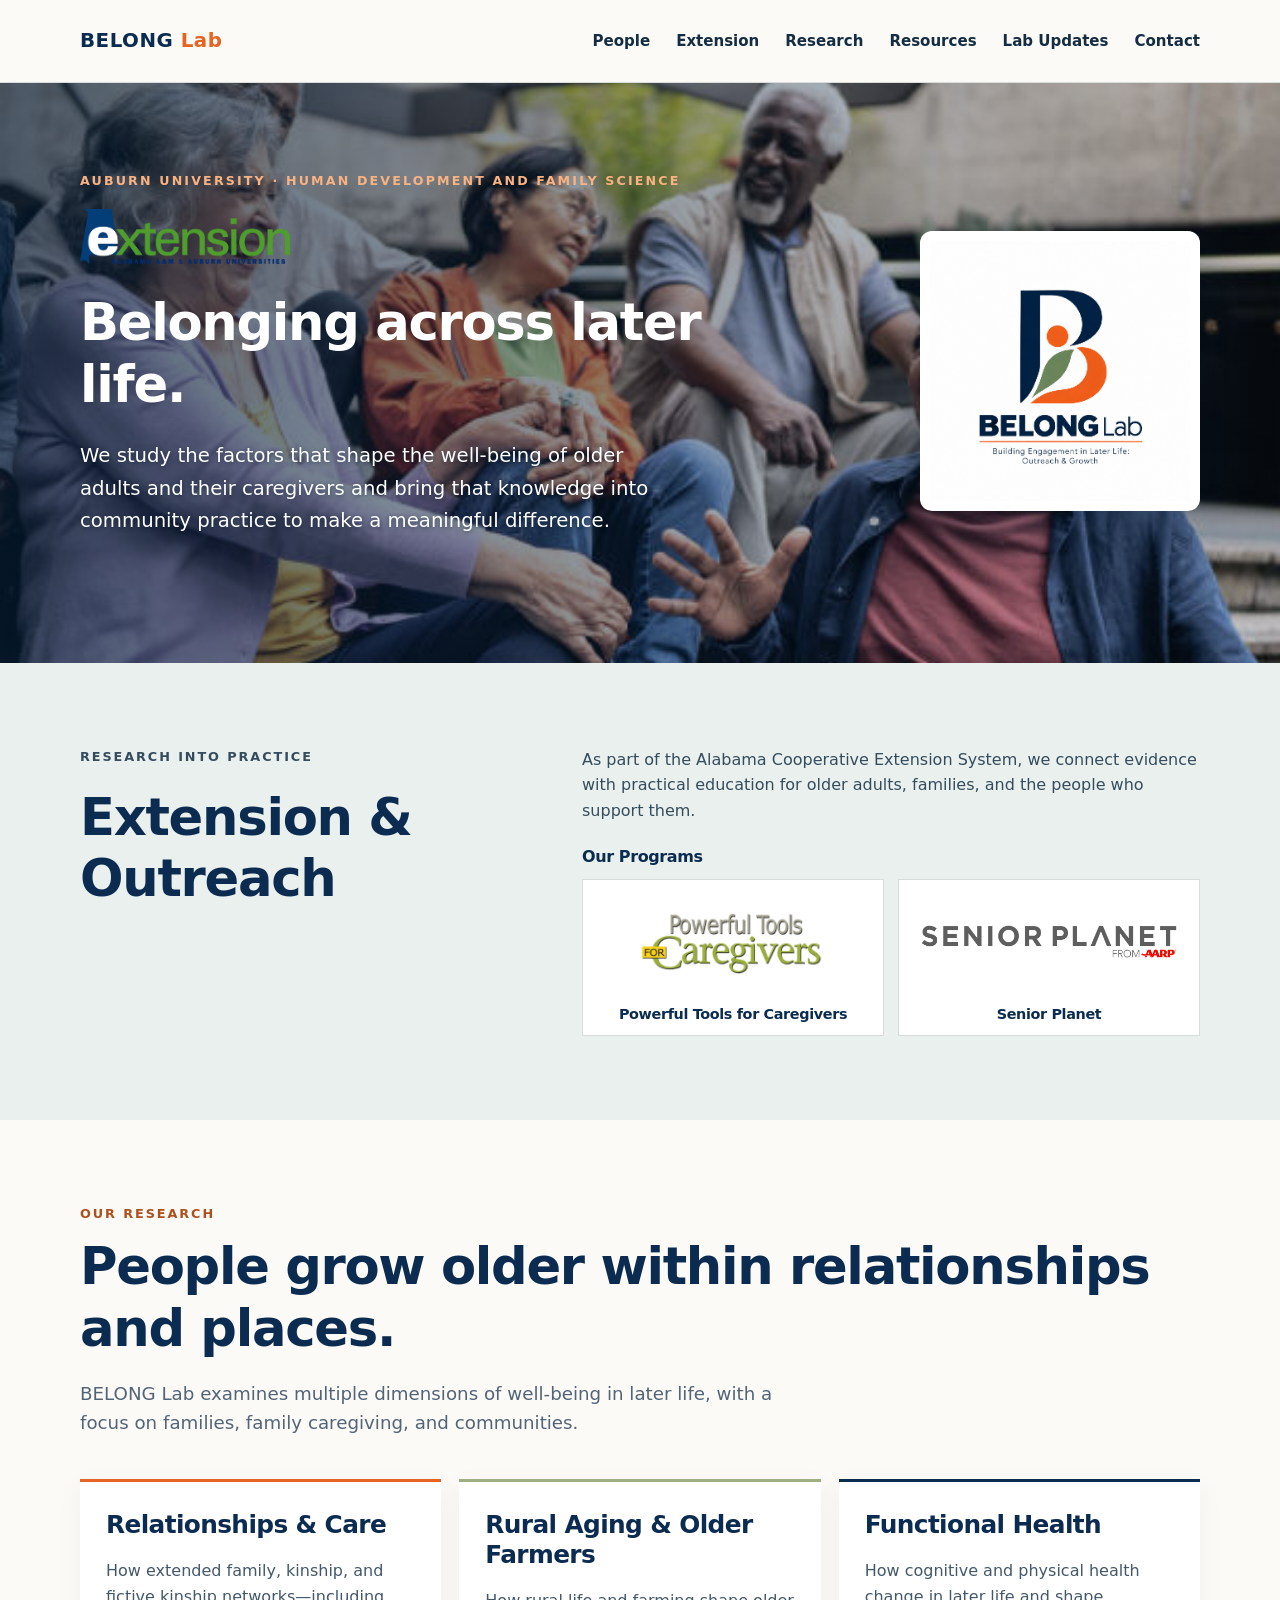
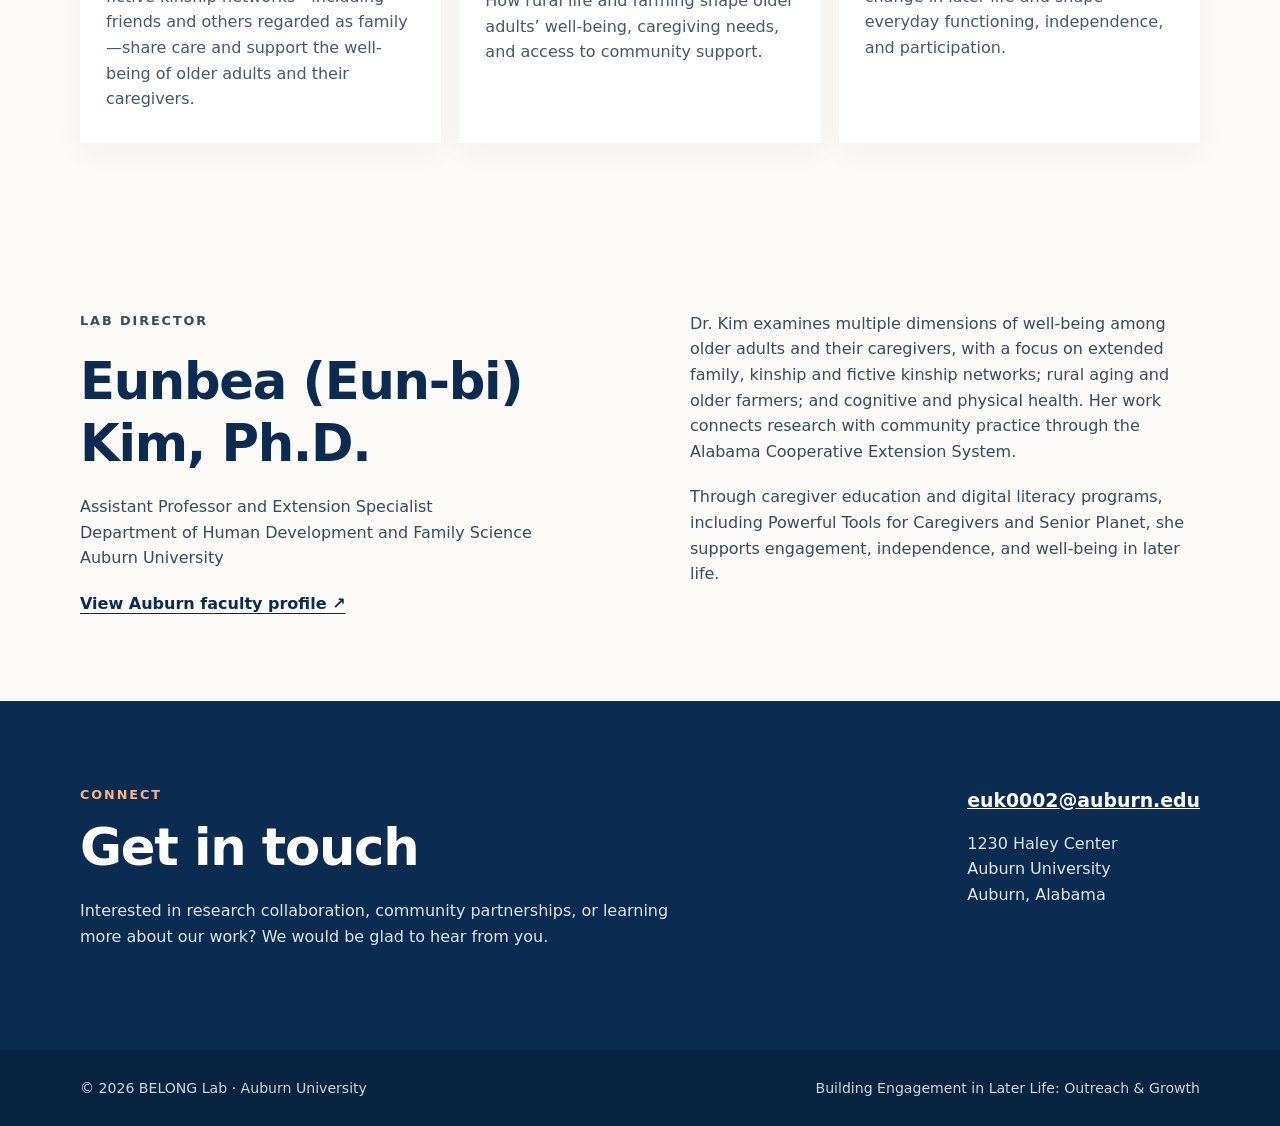
<file: index.html>
<!doctype html>
<html lang="en">
<head>
  <meta charset="utf-8">
  <meta name="viewport" content="width=device-width, initial-scale=1">
  <title>BELONG Lab | Eunbea Kim</title>
  <meta name="description" content="BELONG Lab studies engagement, relationships, cognitive health, and well-being in later life, connecting research with community outreach.">
  <link rel="icon" type="image/svg+xml" href="data:image/svg+xml,%3Csvg xmlns='http://www.w3.org/2000/svg' viewBox='0 0 64 64'%3E%3Crect width='64' height='64' rx='18' fill='%230b2c50'/%3E%3Cpath d='M19 14v34c0 7 30 7 30-8 0-15-19-17-30-7' fill='none' stroke='%23ee6b24' stroke-width='7' stroke-linecap='round'/%3E%3Ccircle cx='48' cy='19' r='5' fill='%23a0ae83'/%3E%3C/svg%3E">
  <style>
    :root{--navy:#0b2c50;--ink:#142d43;--orange:#e66322;--cream:#fbfaf6;--sage:#a0ae83;--line:#d9ddd9;--muted:#536477}*{box-sizing:border-box}html{scroll-behavior:smooth}body{margin:0;background:var(--cream);color:var(--ink);font:16px/1.65 system-ui,-apple-system,BlinkMacSystemFont,"Segoe UI",sans-serif}a{color:inherit}a:focus-visible{outline:3px solid var(--orange);outline-offset:4px}.wrap{width:min(1120px,calc(100% - 48px));margin:auto}.top{border-bottom:1px solid var(--line);background:var(--cream)}.top .wrap{display:flex;align-items:center;justify-content:space-between;gap:24px;min-height:82px}.brand{text-decoration:none;font-size:1.24rem;font-weight:800;letter-spacing:.025em;color:var(--navy)}.brand span{color:var(--orange)}nav{display:flex;gap:26px;flex-wrap:wrap}nav a{text-decoration:none;font-size:.94rem;font-weight:650}nav a:hover,.text-link:hover{text-decoration:underline;text-decoration-color:var(--orange);text-underline-offset:5px}.hero{background:linear-gradient(90deg,rgba(5,29,53,.68),rgba(5,29,53,.18)),url("assets/community-background.jpg") center calc(42% + 66px)/cover no-repeat;color:#fff;position:relative;overflow:hidden}.hero .wrap{display:grid;grid-template-columns:1.18fr .82fr;gap:55px;align-items:center;padding:88px 0 92px;position:relative;z-index:1}.extension-identity{margin:0 0 28px;display:flex;flex-direction:column;align-items:flex-start;gap:7px}.extension-identity img{width:210px;max-width:100%;height:auto;background:transparent;border-radius:0}.extension-identity span{font-size:.85rem;color:#fff;letter-spacing:.02em}.extension-affiliation{display:inline-block;margin-top:12px;color:#fff;font-size:.85rem;letter-spacing:.055em;line-height:1.6;text-transform:none}.eyebrow{font-size:.79rem;font-weight:800;letter-spacing:.17em;text-transform:uppercase;color:#f9b282;margin:0 0 18px}h1{font-family:Georgia,"Times New Roman",serif;font-size:clamp(2.1rem,4vw,3.4rem);line-height:1.04;letter-spacing:-.045em;margin:0 0 25px;font-weight:500}.hero p.lead{max-width:610px;font-size:1.23rem;line-height:1.65;color:#fff;text-shadow:0 1px 4px #00152880;margin:0 0 33px}.hero .tag{display:inline-block;border-top:1px solid #ffffff59;padding-top:16px;color:#f2d6bf;font-size:.92rem;letter-spacing:.03em}.mark-frame{aspect-ratio:1;border-radius:12px;background:#fff;display:grid;place-items:center;box-shadow:0 24px 70px #00152866;width:min(280px,100%);max-width:280px;justify-self:end;overflow:hidden}.mark-frame img{display:block;width:93%;height:93%;object-fit:contain}.section{padding:84px 0}.section h2{font:normal clamp(2.25rem,4vw,3.25rem)/1.14 Georgia,"Times New Roman",serif;letter-spacing:-.035em;color:var(--navy);margin:0 0 20px}.intro{font-size:1.14rem;max-width:740px;color:var(--muted);margin:0 0 42px}.kicker{font-size:.8rem;font-weight:800;letter-spacing:.15em;text-transform:uppercase;color:#ae501e;margin:0 0 12px}.grid{display:grid;grid-template-columns:repeat(3,1fr);gap:18px}.card{text-decoration:none;display:block;border-top:3px solid var(--orange);background:white;padding:28px 26px 31px;min-height:245px;box-shadow:0 8px 28px #0b2c500b}.card:hover{box-shadow:0 8px 28px #0b2c5020}.card:nth-child(2){border-color:var(--sage)}.card:nth-child(3){border-color:var(--navy)}.card h3{font:normal 1.55rem/1.2 Georgia,serif;margin:0 0 18px;color:var(--navy)}.card p{margin:0;color:#44586b}.split{background:#eaf0ed}.split .wrap{display:grid;grid-template-columns:.8fr 1.2fr;gap:90px;align-items:start}.programs-label{font-size:1rem;font-weight:750;color:var(--navy);margin:24px 0 12px}.programs{display:grid;grid-template-columns:1fr 1fr;gap:14px;margin-top:0}.program{text-decoration:none;overflow:hidden;background:#fff;padding:12px;display:flex;flex-direction:column;justify-content:center;align-items:center;min-width:0;border:1px solid var(--line)}.program:hover{border-color:var(--orange)}.program img{width:100%;max-width:250px;height:90px;object-fit:contain;transform:scale(1.1)}.program img[src="assets/powerful-tools-caregivers.png"]{transform:scale(1.331)}.program h3{font-size:.9rem;color:var(--navy);margin:10px 0 0;text-align:center}.split p{margin:0 0 20px;color:#344c5d}.split ul{padding-left:21px;margin:0;color:#344c5d}.split li{margin:0 0 11px}.about .wrap{display:grid;grid-template-columns:1fr 1fr;gap:100px;align-items:start}.about p{margin:0 0 20px;color:#344c5d}.button{display:inline-block;background:var(--orange);color:white;text-decoration:none;font-weight:750;border-radius:4px;padding:12px 18px;margin-top:12px}.button:hover{background:#bf4f1a}.text-link{font-weight:700;color:var(--navy);text-underline-offset:4px}.contact{background:var(--navy);color:white}.contact .wrap{display:flex;justify-content:space-between;gap:50px;align-items:start}.contact h2{color:white}.contact p{max-width:600px;color:#dce7ec}.contact a{color:white}.contact .mail{font-size:1.18rem;font-weight:750}.footer{background:#092440;color:#cbd8e0;padding:27px 0;font-size:.88rem}.footer .wrap{display:flex;justify-content:space-between;gap:20px}.footer a{color:#cbd8e0}@media(max-width:800px){.hero .wrap{grid-template-columns:1fr;padding:62px 0}.mark-frame{width:min(240px,100%);justify-self:center;grid-row:1}.grid{grid-template-columns:1fr}.card{min-height:0}.split .wrap,.about .wrap{grid-template-columns:1fr;gap:22px}.contact .wrap{display:block}.section{padding:64px 0}}@media(max-width:540px){.programs{grid-template-columns:1fr;margin-top:0}.program img{height:85px}.wrap{width:min(100% - 32px,1120px)}.top .wrap{align-items:flex-start;flex-direction:column;padding:16px 0;gap:10px;min-height:0}nav{gap:16px;font-size:.9rem}.hero .wrap{gap:28px}.mark-frame{width:min(190px,70%)}.hero p.lead{font-size:1.08rem}.footer .wrap{display:block}}
  .mobile-affiliation{display:none}@media(max-width:800px){.hero .mobile-affiliation{display:block;grid-row:1;text-align:center;margin:0;line-height:1.6}.hero .mark-frame{grid-row:2}.hero .wrap>div:not(.mark-frame){grid-row:3}.hero .wrap>div:not(.mark-frame)>.eyebrow{display:none}}
.mobile-community-photo{display:none}.program img,.program img[src="assets/powerful-tools-caregivers.png"]{transform:none;height:100px;max-width:270px}.program h3{margin-top:14px}@media(max-width:800px){.hero{background:var(--navy)}.mobile-community-photo{display:block;width:100%;height:auto;object-fit:contain}.hero .wrap{padding:32px 0 40px}.hero .mark-frame{box-shadow:none}}@media(max-width:540px){.program img,.program img[src="assets/powerful-tools-caregivers.png"]{height:95px}}
.ptc-logo-window{display:block;position:relative;overflow:hidden;width:100%;max-width:270px;height:100px;flex-shrink:0}.program .ptc-logo-window img[src="assets/powerful-tools-caregivers.png"]{position:absolute;display:block;width:110%;height:110%;max-width:none;left:-5%;top:-5%;object-fit:contain;transform:none}@media(max-width:540px){.ptc-logo-window{height:95px}}
</style>
  <link rel="stylesheet" href="assets/typography.css">
</head>
<body>
  <header class="top"><div class="wrap"><a class="brand" href="#top">BELONG <span>Lab</span></a><nav aria-label="Main navigation"><a href="people.html">People</a><a href="extension.html">Extension</a><a href="research.html">Research</a><a href="resources.html">Resources</a><a href="lab-update.html">Lab Updates</a><a href="#contact">Contact</a></nav></div></header>
  <main id="top">
    <section class="hero"><img class="mobile-community-photo" src="assets/community-background.jpg" alt="Older adults sharing a conversation" width="612" height="409"><div class="wrap"><p class="eyebrow mobile-affiliation">Auburn University · Human Development and Family Science</p><div><p class="eyebrow">Auburn University · Human Development and Family Science</p><div class="extension-identity"><img src="assets/alabama-extension.png" alt="Alabama Cooperative Extension System"></div><h1>Belonging across later life.</h1><p class="lead">We study the factors that shape the well-being of older adults and their caregivers and bring that knowledge into community practice to make a meaningful difference.</p></div><div class="mark-frame"><img src="assets/belong-mark.png" alt="BELONG Lab logo: a navy B, orange form, green leaf, and the words Building Engagement in Later Life: Outreach & Growth"></div></div></section>
    <section class="section split" id="extension"><div class="wrap"><div><p class="kicker">Research into Practice</p><h2>Extension &amp; Outreach</h2></div><div><p>As part of the Alabama Cooperative Extension System, we connect evidence with practical education for older adults, families, and the people who support them.</p><h3 class="programs-label">Our Programs</h3><div class="programs"><a class="program" href="extension.html"><span class="ptc-logo-window"><img src="assets/powerful-tools-caregivers.png" alt="Powerful Tools for Caregivers"></span><h3>Powerful Tools for Caregivers</h3></a><a class="program" href="extension.html"><img src="assets/senior-planet.png" alt="Senior Planet from AARP"><h3>Senior Planet</h3></a></div></div></div></section>
    <section class="section" id="research"><div class="wrap"><p class="kicker">Our research</p><h2>People grow older within relationships and places.</h2><p class="intro">BELONG Lab examines multiple dimensions of well-being in later life, with a focus on families, family caregiving, and communities.</p><div class="grid"><a class="card" href="research.html"><h3>Relationships &amp; Care</h3><p>How extended family, kinship, and fictive kinship networks—including friends and others regarded as family—share care and support the well-being of older adults and their caregivers.</p></a><a class="card" href="research.html"><h3>Rural Aging &amp; Older Farmers</h3><p>How rural life and farming shape older adults’ well-being, caregiving needs, and access to community support.</p></a><a class="card" href="research.html"><h3>Functional Health</h3><p>How cognitive and physical health change in later life and shape everyday functioning, independence, and participation.</p></a></div></div></section>
    <section class="section about" id="about"><div class="wrap"><div><p class="kicker">Lab director</p><h2>Eunbea (Eun-bi) Kim, Ph.D.</h2><p>Assistant Professor and Extension Specialist<br>Department of Human Development and Family Science<br>Auburn University</p><a class="text-link" href="https://humsci.auburn.edu/directory/profile.php?id=euk0002" target="_blank" rel="noopener noreferrer">View Auburn faculty profile ↗</a></div><div><p>Dr. Kim examines multiple dimensions of well-being among older adults and their caregivers, with a focus on extended family, kinship and fictive kinship networks; rural aging and older farmers; and cognitive and physical health. Her work connects research with community practice through the Alabama Cooperative Extension System.</p><p>Through caregiver education and digital literacy programs, including Powerful Tools for Caregivers and Senior Planet, she supports engagement, independence, and well-being in later life.</p></div></div></section>
    <section class="section contact" id="contact"><div class="wrap"><div><p class="kicker" style="color:#f9b282">Connect</p><h2>Get in touch</h2><p>Interested in research collaboration, community partnerships, or learning more about our work? We would be glad to hear from you.</p></div><div><a class="mail" href="mailto:euk0002@auburn.edu">euk0002@auburn.edu</a><p>1230 Haley Center<br>Auburn University<br>Auburn, Alabama</p></div></div></section>
  </main>
  <footer class="footer"><div class="wrap"><span>© 2026 BELONG Lab · Auburn University</span><span>Building Engagement in Later Life: Outreach &amp; Growth</span></div></footer>
</body>
</html>
</file>
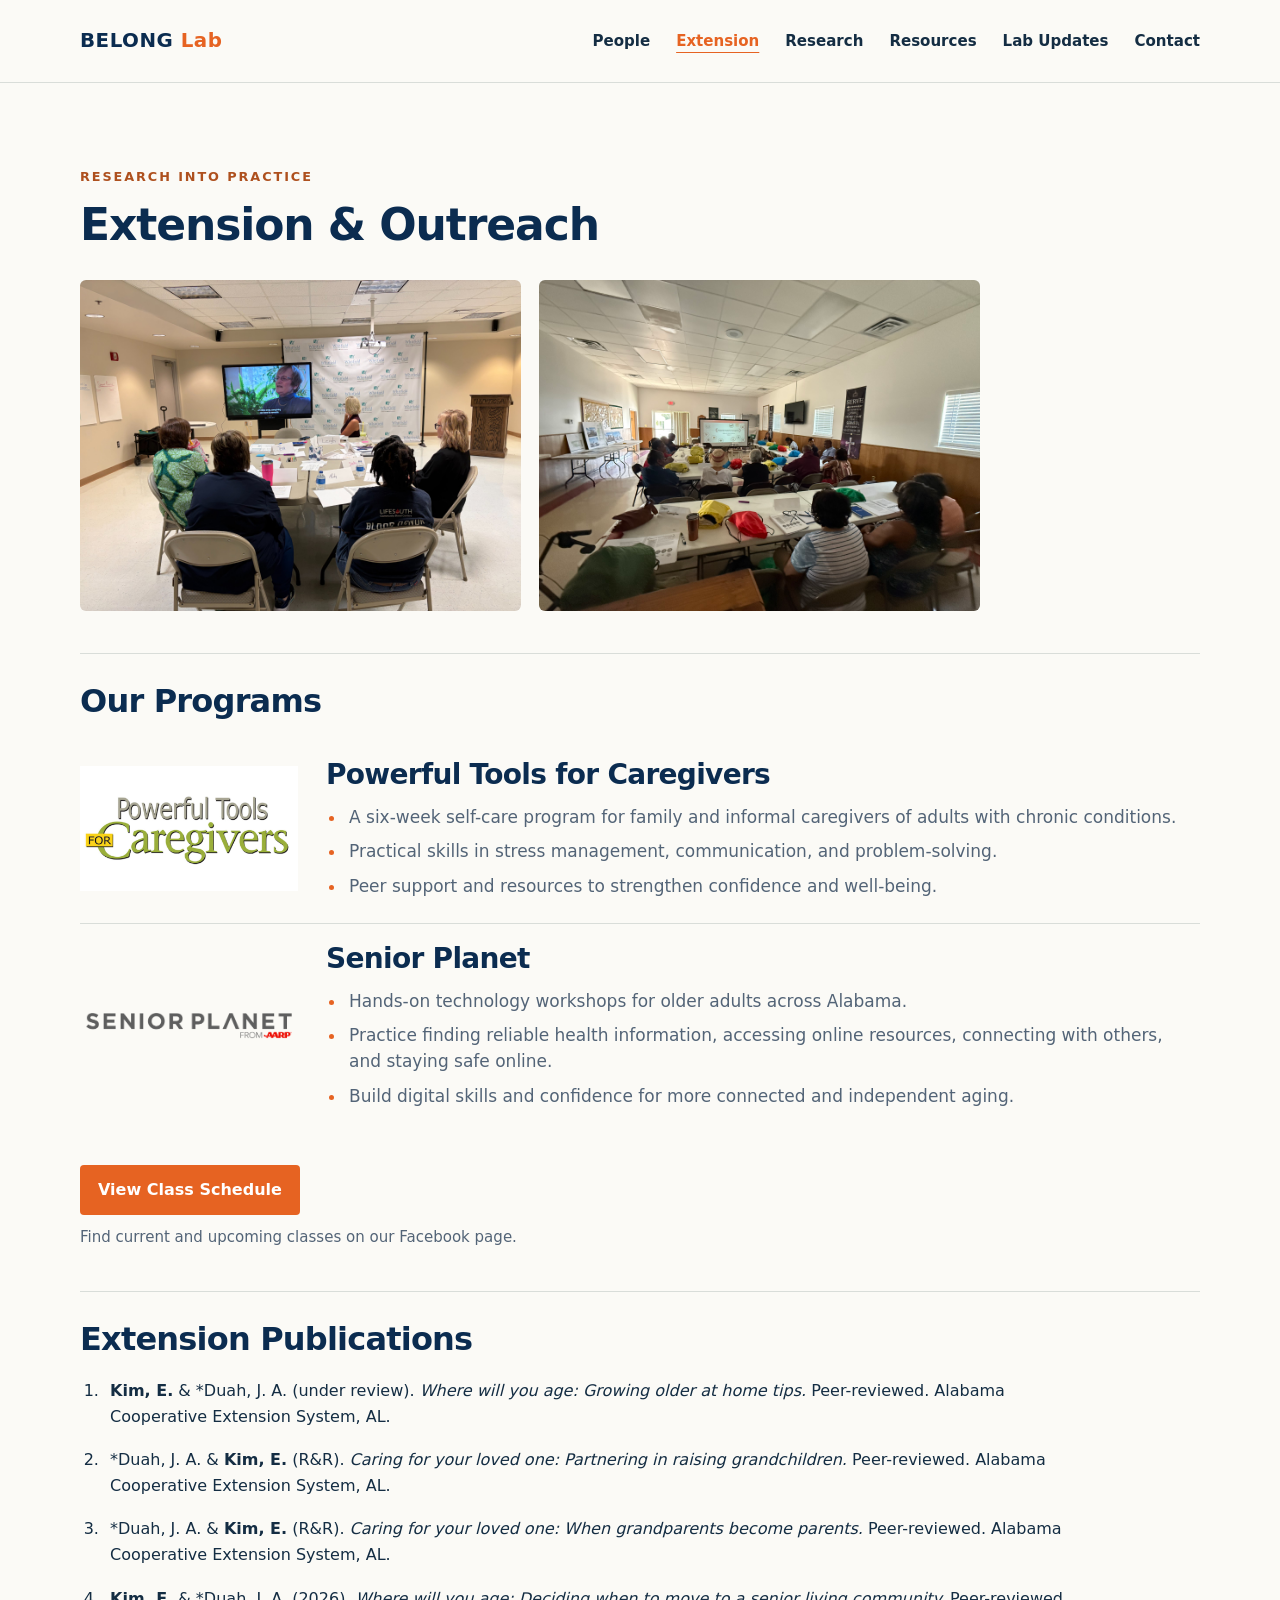
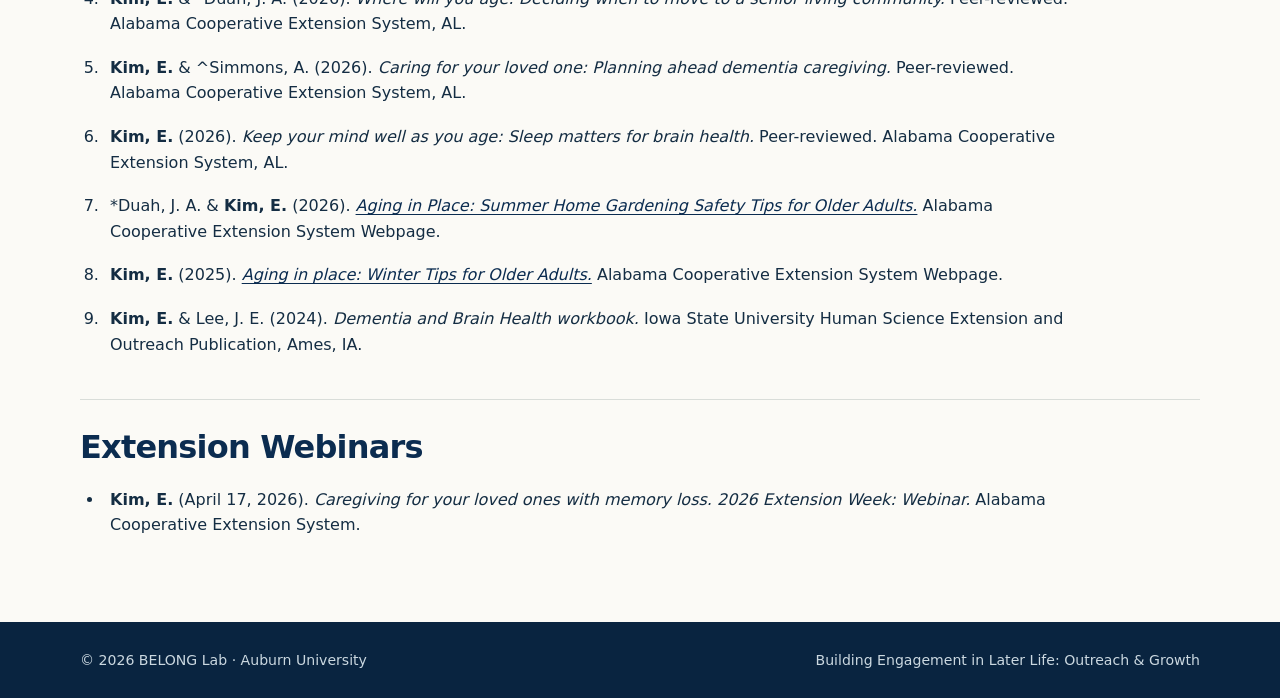
<file: extension.html>
<!doctype html>
<html lang="en">
<head>
  <meta charset="utf-8">
  <meta name="viewport" content="width=device-width, initial-scale=1">
  <title>Extension | BELONG Lab</title>
  <meta name="description" content="BELONG Lab studies engagement, relationships, cognitive health, and well-being in later life, connecting research with community outreach.">
  <link rel="icon" type="image/svg+xml" href="data:image/svg+xml,%3Csvg xmlns='http://www.w3.org/2000/svg' viewBox='0 0 64 64'%3E%3Crect width='64' height='64' rx='18' fill='%230b2c50'/%3E%3Cpath d='M19 14v34c0 7 30 7 30-8 0-15-19-17-30-7' fill='none' stroke='%23ee6b24' stroke-width='7' stroke-linecap='round'/%3E%3Ccircle cx='48' cy='19' r='5' fill='%23a0ae83'/%3E%3C/svg%3E">
  <style>
    :root{--navy:#0b2c50;--ink:#142d43;--orange:#e66322;--cream:#fbfaf6;--sage:#a0ae83;--line:#d9ddd9;--muted:#536477}*{box-sizing:border-box}html{scroll-behavior:smooth}body{margin:0;background:var(--cream);color:var(--ink);font:16px/1.65 system-ui,-apple-system,BlinkMacSystemFont,"Segoe UI",sans-serif}a{color:inherit}a:focus-visible{outline:3px solid var(--orange);outline-offset:4px}.wrap{width:min(1120px,calc(100% - 48px));margin:auto}.top{border-bottom:1px solid var(--line);background:var(--cream)}.top .wrap{display:flex;align-items:center;justify-content:space-between;gap:24px;min-height:82px}.brand{text-decoration:none;font-size:1.24rem;font-weight:800;letter-spacing:.025em;color:var(--navy)}.brand span{color:var(--orange)}nav{display:flex;gap:26px;flex-wrap:wrap}nav a{text-decoration:none;font-size:.94rem;font-weight:650}nav a:hover,.text-link:hover{text-decoration:underline;text-decoration-color:var(--orange);text-underline-offset:5px}.hero{background:linear-gradient(90deg,rgba(5,29,53,.68),rgba(5,29,53,.18)),url("assets/community-background.jpg") center calc(42% + 66px)/cover no-repeat;color:#fff;position:relative;overflow:hidden}.hero .wrap{display:grid;grid-template-columns:1.18fr .82fr;gap:55px;align-items:center;padding:88px 0 92px;position:relative;z-index:1}.extension-identity{margin:0 0 28px;display:flex;flex-direction:column;align-items:flex-start;gap:7px}.extension-identity img{width:210px;max-width:100%;height:auto;background:transparent;border-radius:0}.extension-identity span{font-size:.85rem;color:#fff;letter-spacing:.02em}.extension-affiliation{display:inline-block;margin-top:12px;color:#fff;font-size:.85rem;letter-spacing:.055em;line-height:1.6;text-transform:none}.eyebrow{font-size:.79rem;font-weight:800;letter-spacing:.17em;text-transform:uppercase;color:#f9b282;margin:0 0 18px}h1{font-family:Georgia,"Times New Roman",serif;font-size:clamp(2.1rem,4vw,3.4rem);line-height:1.04;letter-spacing:-.045em;margin:0 0 25px;font-weight:500}.hero p.lead{max-width:610px;font-size:1.23rem;line-height:1.65;color:#fff;text-shadow:0 1px 4px #00152880;margin:0 0 33px}.hero .tag{display:inline-block;border-top:1px solid #ffffff59;padding-top:16px;color:#f2d6bf;font-size:.92rem;letter-spacing:.03em}.mark-frame{aspect-ratio:1;border-radius:12px;background:#fff;display:grid;place-items:center;box-shadow:0 24px 70px #00152866;width:min(280px,100%);max-width:280px;justify-self:end;overflow:hidden}.mark-frame img{display:block;width:93%;height:93%;object-fit:contain}.section{padding:84px 0}.section h2{font:normal clamp(2.25rem,4vw,3.25rem)/1.14 Georgia,"Times New Roman",serif;letter-spacing:-.035em;color:var(--navy);margin:0 0 20px}.intro{font-size:1.14rem;max-width:740px;color:var(--muted);margin:0 0 42px}.kicker{font-size:.8rem;font-weight:800;letter-spacing:.15em;text-transform:uppercase;color:#ae501e;margin:0 0 12px}.grid{display:grid;grid-template-columns:repeat(3,1fr);gap:18px}.card{border-top:3px solid var(--orange);background:white;padding:28px 26px 31px;min-height:245px;box-shadow:0 8px 28px #0b2c500b}.card:nth-child(2){border-color:var(--sage)}.card:nth-child(3){border-color:var(--navy)}.card h3{font:normal 1.55rem/1.2 Georgia,serif;margin:0 0 18px;color:var(--navy)}.card p{margin:0;color:#44586b}.split{background:#eaf0ed}.split .wrap{display:grid;grid-template-columns:.8fr 1.2fr;gap:90px;align-items:start}.programs-label{font-size:1rem;font-weight:750;color:var(--navy);margin:24px 0 12px}.programs{display:grid;grid-template-columns:1fr 1fr;gap:14px;margin-top:0}.program{overflow:hidden;background:#fff;padding:12px;display:flex;flex-direction:column;justify-content:center;align-items:center;min-width:0;border:1px solid var(--line)}.program img{width:100%;max-width:250px;height:90px;object-fit:contain;transform:scale(1.1)}.program img[src="assets/powerful-tools-caregivers.png"]{transform:scale(1.331)}.program h3{font-size:.9rem;color:var(--navy);margin:10px 0 0;text-align:center}.split p{margin:0 0 20px;color:#344c5d}.split ul{padding-left:21px;margin:0;color:#344c5d}.split li{margin:0 0 11px}.about .wrap{display:grid;grid-template-columns:1fr 1fr;gap:100px;align-items:start}.about p{margin:0 0 20px;color:#344c5d}.button{display:inline-block;background:var(--orange);color:white;text-decoration:none;font-weight:750;border-radius:4px;padding:12px 18px;margin-top:12px}.button:hover{background:#bf4f1a}.text-link{font-weight:700;color:var(--navy);text-underline-offset:4px}.contact{background:var(--navy);color:white}.contact .wrap{display:flex;justify-content:space-between;gap:50px;align-items:start}.contact h2{color:white}.contact p{max-width:600px;color:#dce7ec}.contact a{color:white}.contact .mail{font-size:1.18rem;font-weight:750}.footer{background:#092440;color:#cbd8e0;padding:27px 0;font-size:.88rem}.footer .wrap{display:flex;justify-content:space-between;gap:20px}.footer a{color:#cbd8e0}@media(max-width:800px){.hero .wrap{grid-template-columns:1fr;padding:62px 0}.mark-frame{width:min(240px,100%);justify-self:center;grid-row:1}.grid{grid-template-columns:1fr}.card{min-height:0}.split .wrap,.about .wrap{grid-template-columns:1fr;gap:22px}.contact .wrap{display:block}.section{padding:64px 0}}@media(max-width:540px){.programs{grid-template-columns:1fr;margin-top:0}.program img{height:85px}.wrap{width:min(100% - 32px,1120px)}.top .wrap{align-items:flex-start;flex-direction:column;padding:16px 0;gap:10px;min-height:0}nav{gap:16px;font-size:.9rem}.hero .wrap{gap:28px}.mark-frame{width:min(190px,70%)}.hero p.lead{font-size:1.08rem}.footer .wrap{display:block}}
  .extension-title{white-space:nowrap;color:var(--navy);font-size:clamp(1.5rem,5.5vw,3.4rem);margin-bottom:28px}.photo-slider{width:min(440px,100%);margin-bottom:28px}.slides{border-radius:8px;overflow:hidden;background:#eaf0ed}.slides .slide{display:block;width:100%;height:auto;aspect-ratio:4/3;object-fit:contain}.slides .slide[hidden]{display:none}.slide-controls{display:flex;justify-content:space-between;align-items:center;gap:16px;margin-top:10px;font-size:.875rem;color:var(--muted)}.slide-controls button{font:inherit;color:var(--navy);background:white;border:1px solid var(--line);padding:7px 14px;border-radius:4px;cursor:pointer}.slide-controls button:hover{border-color:var(--orange)}.slide-controls button:focus-visible{outline:3px solid var(--orange);outline-offset:3px}.extension-intro{max-width:800px;color:var(--muted);margin:0 0 42px;font-size:1.05rem}.extension-block{border-top:1px solid var(--line);padding-top:28px;margin-top:42px}.extension-block h2{font-size:2rem}.program-detail{display:grid;grid-template-columns:260px 1fr;gap:32px;align-items:start;padding:24px 0;border-bottom:1px solid var(--line)}.program-detail:last-child{border-bottom:0}.program-identity img{display:block;width:190px;height:85px;object-fit:contain}.program-identity h3{font-size:1.05rem;line-height:1.4;color:var(--navy);margin:14px 0 0}.description-space{min-height:135px}.content-space{min-height:140px}nav a[aria-current="page"]{color:var(--orange);text-decoration:underline;text-underline-offset:6px}@media(max-width:600px){.program-detail{grid-template-columns:1fr;gap:12px}.description-space{min-height:80px}.extension-block h2{font-size:1.7rem}}
.extension-photos{display:grid;grid-template-columns:1fr 1fr;gap:18px;width:min(900px,100%);margin:0 0 36px}.extension-photos img{display:block;width:100%;height:auto;aspect-ratio:4/3;object-fit:contain;border-radius:6px}.program-description{padding:18px 0 24px;border-bottom:1px solid var(--line)}.program-description:last-child{border-bottom:0}.program-description h3{font:normal 1.6rem/1.25 Georgia,serif;color:var(--navy);margin:0 0 12px}.program-description p{max-width:900px;color:var(--muted);margin:0;line-height:1.6}@media(max-width:540px){.extension-photos{gap:10px}.program-description h3{font-size:1.4rem}}
.program-description{display:grid;grid-template-columns:218px minmax(0,1fr);gap:28px;align-items:center}.program-logo{display:block;width:218px;height:133px;object-fit:contain}.program-description p{max-width:none}@media(max-width:600px){.program-description{grid-template-columns:121px minmax(0,1fr);gap:16px;align-items:start}.program-logo{width:121px;height:109px}}
.program-description ul{margin:0;padding-left:20px;color:var(--muted);line-height:1.55}.program-description li{margin-bottom:8px;padding-left:3px}.program-description li:last-child{margin-bottom:0}.program-description li::marker{color:var(--orange)}
.publication-list{margin:0;padding-left:24px;color:var(--ink);line-height:1.6;max-width:1000px}.publication-list li{padding-left:6px;margin-bottom:18px}.publication-list li:last-child{margin-bottom:0}.publication-list a{color:var(--navy);text-underline-offset:3px}.publication-list a:hover{color:var(--orange)}
.extension-title{font-size:clamp(1.5rem,5vw,3rem)}.program-description h3{font-size:1.75rem}.program-description ul{font-size:1.0625rem}@media(max-width:600px){.program-description h3{font-size:1.5rem}}
</style>
  <link rel="stylesheet" href="assets/typography.css">
</head>
<body>
  <header class="top"><div class="wrap"><a class="brand" href="index.html">BELONG <span>Lab</span></a><nav aria-label="Main navigation"><a href="people.html">People</a><a href="extension.html" aria-current="page">Extension</a><a href="research.html">Research</a><a href="resources.html">Resources</a><a href="lab-update.html">Lab Updates</a><a href="index.html#contact">Contact</a></nav></div></header>
<main><section class="section extension-page"><div class="wrap">
<p class="kicker">Research into Practice</p><h1 class="extension-title page-title">Extension &amp; Outreach</h1>
<div class="extension-photos"><img src="assets/ptc-photo-1.jpeg" alt="Participants watching a video during a Powerful Tools for Caregivers session"><img src="assets/ptc-photo-2.jpeg" alt="Participants discussing Powerful Tools for Caregivers around a table"></div>
<section class="extension-block" aria-labelledby="programs-title"><h2 id="programs-title">Our Programs</h2>
<article class="program-description"><img class="program-logo" src="assets/powerful-tools-caregivers.png" alt=""><div><h3>Powerful Tools for Caregivers</h3><ul><li>A six-week self-care program for family and informal caregivers of adults with chronic conditions.</li><li>Practical skills in stress management, communication, and problem-solving.</li><li>Peer support and resources to strengthen confidence and well-being.</li></ul></div></article>
<article class="program-description"><img class="program-logo" src="assets/senior-planet.png" alt=""><div><h3>Senior Planet</h3><ul><li>Hands-on technology workshops for older adults across Alabama.</li><li>Practice finding reliable health information, accessing online resources, connecting with others, and staying safe online.</li><li>Build digital skills and confidence for more connected and independent aging.</li></ul></div></article></section>
<div class="class-schedule" style="margin-top:20px"><a class="button" href="https://www.facebook.com/profile.php?id=61594813799159" target="_blank" rel="noopener noreferrer">View Class Schedule</a><p style="margin:10px 0 0;color:var(--muted);font-size:.94rem">Find current and upcoming classes on our Facebook page.</p></div>
<section class="extension-block" aria-labelledby="publications-title"><h2 id="publications-title">Extension Publications</h2><ol class="publication-list">
<li><strong>Kim, E.</strong> &amp; *Duah, J. A. (under review). <em>Where will you age: Growing older at home tips.</em> Peer-reviewed. Alabama Cooperative Extension System, AL.</li>
<li>*Duah, J. A. &amp; <strong>Kim, E.</strong> (R&amp;R). <em>Caring for your loved one: Partnering in raising grandchildren.</em> Peer-reviewed. Alabama Cooperative Extension System, AL.</li>
<li>*Duah, J. A. &amp; <strong>Kim, E.</strong> (R&amp;R). <em>Caring for your loved one: When grandparents become parents.</em> Peer-reviewed. Alabama Cooperative Extension System, AL.</li>
<li><strong>Kim, E.</strong> &amp; *Duah, J. A. (2026). <em>Where will you age: Deciding when to move to a senior living community.</em> Peer-reviewed. Alabama Cooperative Extension System, AL.</li>
<li><strong>Kim, E.</strong> &amp; ^Simmons, A. (2026). <em>Caring for your loved one: Planning ahead dementia caregiving.</em> Peer-reviewed. Alabama Cooperative Extension System, AL.</li>
<li><strong>Kim, E.</strong> (2026). <em>Keep your mind well as you age: Sleep matters for brain health.</em> Peer-reviewed. Alabama Cooperative Extension System, AL.</li>
<li>*Duah, J. A. &amp; <strong>Kim, E.</strong> (2026). <a href="https://www.aces.edu/blog/topics/home-family/aging-in-place-summer-home-gardening-safety-tips-for-older-adults/" target="_blank" rel="noopener noreferrer"><em>Aging in Place: Summer Home Gardening Safety Tips for Older Adults.</em></a> Alabama Cooperative Extension System Webpage.</li>
<li><strong>Kim, E.</strong> (2025). <a href="https://www.aces.edu/blog/topics/home-family/aging-in-place-winter-tips-for-older-adults/" target="_blank" rel="noopener noreferrer"><em>Aging in place: Winter Tips for Older Adults.</em></a> Alabama Cooperative Extension System Webpage.</li>
<li><strong>Kim, E.</strong> &amp; Lee, J. E. (2024). <em>Dementia and Brain Health workbook.</em> Iowa State University Human Science Extension and Outreach Publication, Ames, IA.</li>
</ol></section>
<section class="extension-block" aria-labelledby="seminars-title"><h2 id="seminars-title">Extension Webinars</h2><ul class="publication-list"><li><strong>Kim, E.</strong> (April 17, 2026). <em>Caregiving for your loved ones with memory loss.</em> <em>2026 Extension Week: Webinar.</em> Alabama Cooperative Extension System.</li></ul></section>
</div></section></main>

  <footer class="footer"><div class="wrap"><span>© 2026 BELONG Lab · Auburn University</span><span>Building Engagement in Later Life: Outreach &amp; Growth</span></div></footer>
</body>
</html>
</file>
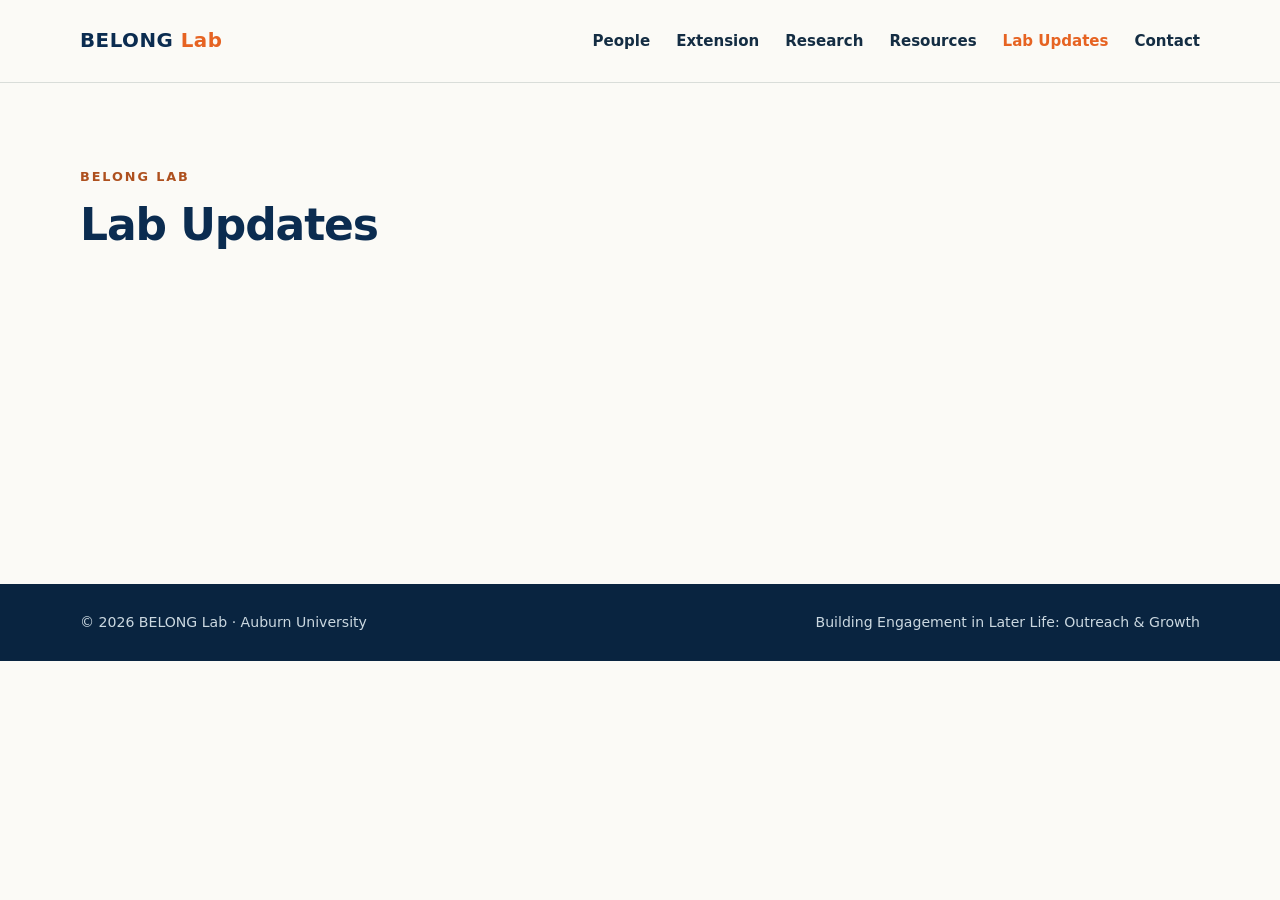
<file: lab-update.html>
<!doctype html>
<html lang="en">
<head>
  <meta charset="utf-8">
  <meta name="viewport" content="width=device-width, initial-scale=1">
  <title>Lab Updates | BELONG Lab</title>
  <meta name="description" content="BELONG Lab studies engagement, relationships, cognitive health, and well-being in later life, connecting research with community outreach.">
  <link rel="icon" type="image/svg+xml" href="data:image/svg+xml,%3Csvg xmlns='http://www.w3.org/2000/svg' viewBox='0 0 64 64'%3E%3Crect width='64' height='64' rx='18' fill='%230b2c50'/%3E%3Cpath d='M19 14v34c0 7 30 7 30-8 0-15-19-17-30-7' fill='none' stroke='%23ee6b24' stroke-width='7' stroke-linecap='round'/%3E%3Ccircle cx='48' cy='19' r='5' fill='%23a0ae83'/%3E%3C/svg%3E">
  <style>
    :root{--navy:#0b2c50;--ink:#142d43;--orange:#e66322;--cream:#fbfaf6;--sage:#a0ae83;--line:#d9ddd9;--muted:#536477}*{box-sizing:border-box}html{scroll-behavior:smooth}body{margin:0;background:var(--cream);color:var(--ink);font:16px/1.65 system-ui,-apple-system,BlinkMacSystemFont,"Segoe UI",sans-serif}a{color:inherit}a:focus-visible{outline:3px solid var(--orange);outline-offset:4px}.wrap{width:min(1120px,calc(100% - 48px));margin:auto}.top{border-bottom:1px solid var(--line);background:var(--cream)}.top .wrap{display:flex;align-items:center;justify-content:space-between;gap:24px;min-height:82px}.brand{text-decoration:none;font-size:1.24rem;font-weight:800;letter-spacing:.025em;color:var(--navy)}.brand span{color:var(--orange)}nav{display:flex;gap:26px;flex-wrap:wrap}nav a{text-decoration:none;font-size:.94rem;font-weight:650}nav a:hover,.text-link:hover{text-decoration:underline;text-decoration-color:var(--orange);text-underline-offset:5px}.hero{background:linear-gradient(90deg,rgba(5,29,53,.68),rgba(5,29,53,.18)),url("assets/community-background.jpg") center calc(42% + 66px)/cover no-repeat;color:#fff;position:relative;overflow:hidden}.hero .wrap{display:grid;grid-template-columns:1.18fr .82fr;gap:55px;align-items:center;padding:88px 0 92px;position:relative;z-index:1}.extension-identity{margin:0 0 28px;display:flex;flex-direction:column;align-items:flex-start;gap:7px}.extension-identity img{width:210px;max-width:100%;height:auto;background:transparent;border-radius:0}.extension-identity span{font-size:.85rem;color:#fff;letter-spacing:.02em}.extension-affiliation{display:inline-block;margin-top:12px;color:#fff;font-size:.85rem;letter-spacing:.055em;line-height:1.6;text-transform:none}.eyebrow{font-size:.79rem;font-weight:800;letter-spacing:.17em;text-transform:uppercase;color:#f9b282;margin:0 0 18px}h1{font-family:Georgia,"Times New Roman",serif;font-size:clamp(2.1rem,4vw,3.4rem);line-height:1.04;letter-spacing:-.045em;margin:0 0 25px;font-weight:500}.hero p.lead{max-width:610px;font-size:1.23rem;line-height:1.65;color:#fff;text-shadow:0 1px 4px #00152880;margin:0 0 33px}.hero .tag{display:inline-block;border-top:1px solid #ffffff59;padding-top:16px;color:#f2d6bf;font-size:.92rem;letter-spacing:.03em}.mark-frame{aspect-ratio:1;border-radius:12px;background:#fff;display:grid;place-items:center;box-shadow:0 24px 70px #00152866;width:min(280px,100%);max-width:280px;justify-self:end;overflow:hidden}.mark-frame img{display:block;width:93%;height:93%;object-fit:contain}.section{padding:84px 0}.section h2{font:normal clamp(2.25rem,4vw,3.25rem)/1.14 Georgia,"Times New Roman",serif;letter-spacing:-.035em;color:var(--navy);margin:0 0 20px}.intro{font-size:1.14rem;max-width:740px;color:var(--muted);margin:0 0 42px}.kicker{font-size:.8rem;font-weight:800;letter-spacing:.15em;text-transform:uppercase;color:#ae501e;margin:0 0 12px}.grid{display:grid;grid-template-columns:repeat(3,1fr);gap:18px}.card{border-top:3px solid var(--orange);background:white;padding:28px 26px 31px;min-height:245px;box-shadow:0 8px 28px #0b2c500b}.card:nth-child(2){border-color:var(--sage)}.card:nth-child(3){border-color:var(--navy)}.card h3{font:normal 1.55rem/1.2 Georgia,serif;margin:0 0 18px;color:var(--navy)}.card p{margin:0;color:#44586b}.split{background:#eaf0ed}.split .wrap{display:grid;grid-template-columns:.8fr 1.2fr;gap:90px;align-items:start}.programs-label{font-size:1rem;font-weight:750;color:var(--navy);margin:24px 0 12px}.programs{display:grid;grid-template-columns:1fr 1fr;gap:14px;margin-top:0}.program{text-decoration:none;overflow:hidden;background:#fff;padding:12px;display:flex;flex-direction:column;justify-content:center;align-items:center;min-width:0;border:1px solid var(--line)}.program:hover{border-color:var(--orange)}.program img{width:100%;max-width:250px;height:90px;object-fit:contain;transform:scale(1.1)}.program img[src="assets/powerful-tools-caregivers.png"]{transform:scale(1.331)}.program h3{font-size:.9rem;color:var(--navy);margin:10px 0 0;text-align:center}.split p{margin:0 0 20px;color:#344c5d}.split ul{padding-left:21px;margin:0;color:#344c5d}.split li{margin:0 0 11px}.about .wrap{display:grid;grid-template-columns:1fr 1fr;gap:100px;align-items:start}.about p{margin:0 0 20px;color:#344c5d}.button{display:inline-block;background:var(--orange);color:white;text-decoration:none;font-weight:750;border-radius:4px;padding:12px 18px;margin-top:12px}.button:hover{background:#bf4f1a}.text-link{font-weight:700;color:var(--navy);text-underline-offset:4px}.contact{background:var(--navy);color:white}.contact .wrap{display:flex;justify-content:space-between;gap:50px;align-items:start}.contact h2{color:white}.contact p{max-width:600px;color:#dce7ec}.contact a{color:white}.contact .mail{font-size:1.18rem;font-weight:750}.footer{background:#092440;color:#cbd8e0;padding:27px 0;font-size:.88rem}.footer .wrap{display:flex;justify-content:space-between;gap:20px}.footer a{color:#cbd8e0}@media(max-width:800px){.hero .wrap{grid-template-columns:1fr;padding:62px 0}.mark-frame{width:min(240px,100%);justify-self:center;grid-row:1}.grid{grid-template-columns:1fr}.card{min-height:0}.split .wrap,.about .wrap{grid-template-columns:1fr;gap:22px}.contact .wrap{display:block}.section{padding:64px 0}}@media(max-width:540px){.programs{grid-template-columns:1fr;margin-top:0}.program img{height:85px}.wrap{width:min(100% - 32px,1120px)}.top .wrap{align-items:flex-start;flex-direction:column;padding:16px 0;gap:10px;min-height:0}nav{gap:16px;font-size:.9rem}.hero .wrap{gap:28px}.mark-frame{width:min(190px,70%)}.hero p.lead{font-size:1.08rem}.footer .wrap{display:block}}
  </style>
  <link rel="stylesheet" href="assets/typography.css">
</head>
<body>
  <header class="top"><div class="wrap"><a class="brand" href="index.html">BELONG <span>Lab</span></a><nav aria-label="Main navigation"><a href="people.html">People</a><a href="extension.html">Extension</a><a href="research.html">Research</a><a href="resources.html">Resources</a><a href="lab-update.html" aria-current="page">Lab Updates</a><a href="index.html#contact">Contact</a></nav></div></header>
<main><section class="section"><div class="wrap"><p class="kicker">BELONG Lab</p><h1 style="color:var(--navy)" class="page-title">Lab Updates</h1><div style="min-height:220px"></div></div></section></main>
  <footer class="footer"><div class="wrap"><span>© 2026 BELONG Lab · Auburn University</span><span>Building Engagement in Later Life: Outreach &amp; Growth</span></div></footer>
</body>
</html>
</file>
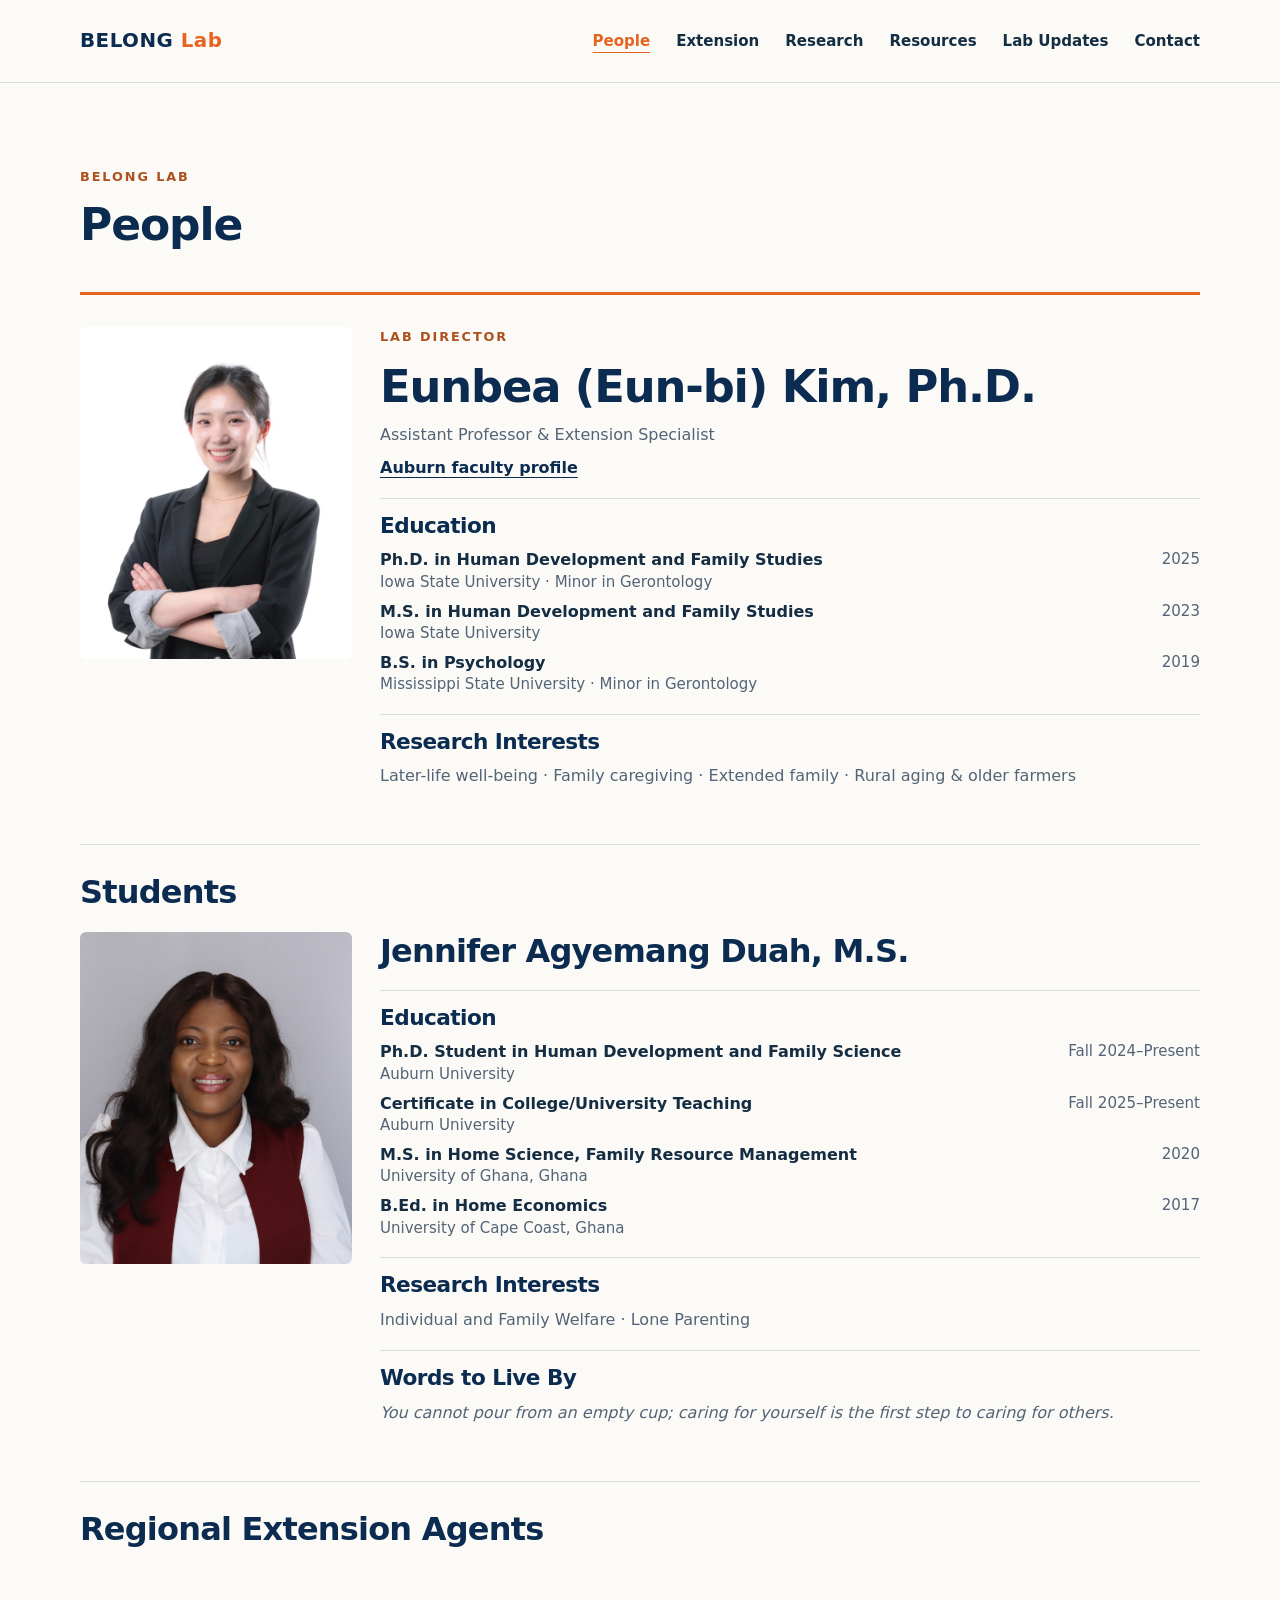
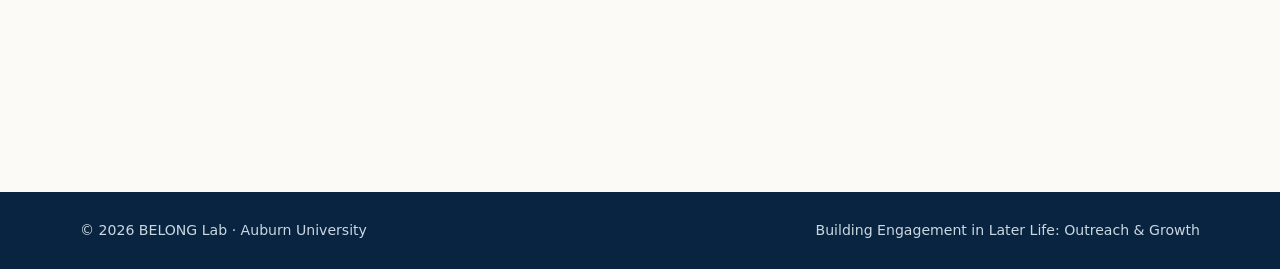
<file: people.html>
<!doctype html>
<html lang="en">
<head>
  <meta charset="utf-8">
  <meta name="viewport" content="width=device-width, initial-scale=1">
  <title>People | BELONG Lab</title>
  <meta name="description" content="BELONG Lab studies engagement, relationships, cognitive health, and well-being in later life, connecting research with community outreach.">
  <link rel="icon" type="image/svg+xml" href="data:image/svg+xml,%3Csvg xmlns='http://www.w3.org/2000/svg' viewBox='0 0 64 64'%3E%3Crect width='64' height='64' rx='18' fill='%230b2c50'/%3E%3Cpath d='M19 14v34c0 7 30 7 30-8 0-15-19-17-30-7' fill='none' stroke='%23ee6b24' stroke-width='7' stroke-linecap='round'/%3E%3Ccircle cx='48' cy='19' r='5' fill='%23a0ae83'/%3E%3C/svg%3E">
  <style>
    :root{--navy:#0b2c50;--ink:#142d43;--orange:#e66322;--cream:#fbfaf6;--sage:#a0ae83;--line:#d9ddd9;--muted:#536477}*{box-sizing:border-box}html{scroll-behavior:smooth}body{margin:0;background:var(--cream);color:var(--ink);font:16px/1.65 system-ui,-apple-system,BlinkMacSystemFont,"Segoe UI",sans-serif}a{color:inherit}a:focus-visible{outline:3px solid var(--orange);outline-offset:4px}.wrap{width:min(1120px,calc(100% - 48px));margin:auto}.top{border-bottom:1px solid var(--line);background:var(--cream)}.top .wrap{display:flex;align-items:center;justify-content:space-between;gap:24px;min-height:82px}.brand{text-decoration:none;font-size:1.24rem;font-weight:800;letter-spacing:.025em;color:var(--navy)}.brand span{color:var(--orange)}nav{display:flex;gap:26px;flex-wrap:wrap}nav a{text-decoration:none;font-size:.94rem;font-weight:650}nav a:hover,.text-link:hover{text-decoration:underline;text-decoration-color:var(--orange);text-underline-offset:5px}.hero{background:linear-gradient(90deg,rgba(5,29,53,.68),rgba(5,29,53,.18)),url("assets/community-background.jpg") center calc(42% + 66px)/cover no-repeat;color:#fff;position:relative;overflow:hidden}.hero .wrap{display:grid;grid-template-columns:1.18fr .82fr;gap:55px;align-items:center;padding:88px 0 92px;position:relative;z-index:1}.extension-identity{margin:0 0 28px;display:flex;flex-direction:column;align-items:flex-start;gap:7px}.extension-identity img{width:210px;max-width:100%;height:auto;background:transparent;border-radius:0}.extension-identity span{font-size:.85rem;color:#fff;letter-spacing:.02em}.extension-affiliation{display:inline-block;margin-top:12px;color:#fff;font-size:.85rem;letter-spacing:.055em;line-height:1.6;text-transform:none}.eyebrow{font-size:.79rem;font-weight:800;letter-spacing:.17em;text-transform:uppercase;color:#f9b282;margin:0 0 18px}h1{font-family:Georgia,"Times New Roman",serif;font-size:clamp(2.1rem,4vw,3.4rem);line-height:1.04;letter-spacing:-.045em;margin:0 0 25px;font-weight:500}.hero p.lead{max-width:610px;font-size:1.23rem;line-height:1.65;color:#fff;text-shadow:0 1px 4px #00152880;margin:0 0 33px}.hero .tag{display:inline-block;border-top:1px solid #ffffff59;padding-top:16px;color:#f2d6bf;font-size:.92rem;letter-spacing:.03em}.mark-frame{aspect-ratio:1;border-radius:12px;background:#fff;display:grid;place-items:center;box-shadow:0 24px 70px #00152866;width:min(280px,100%);max-width:280px;justify-self:end;overflow:hidden}.mark-frame img{display:block;width:93%;height:93%;object-fit:contain}.section{padding:84px 0}.section h2{font:normal clamp(2.25rem,4vw,3.25rem)/1.14 Georgia,"Times New Roman",serif;letter-spacing:-.035em;color:var(--navy);margin:0 0 20px}.intro{font-size:1.14rem;max-width:740px;color:var(--muted);margin:0 0 42px}.kicker{font-size:.8rem;font-weight:800;letter-spacing:.15em;text-transform:uppercase;color:#ae501e;margin:0 0 12px}.grid{display:grid;grid-template-columns:repeat(3,1fr);gap:18px}.card{border-top:3px solid var(--orange);background:white;padding:28px 26px 31px;min-height:245px;box-shadow:0 8px 28px #0b2c500b}.card:nth-child(2){border-color:var(--sage)}.card:nth-child(3){border-color:var(--navy)}.card h3{font:normal 1.55rem/1.2 Georgia,serif;margin:0 0 18px;color:var(--navy)}.card p{margin:0;color:#44586b}.split{background:#eaf0ed}.split .wrap{display:grid;grid-template-columns:.8fr 1.2fr;gap:90px;align-items:start}.split p{margin:0 0 20px;color:#344c5d}.split ul{padding-left:21px;margin:0;color:#344c5d}.split li{margin:0 0 11px}.about .wrap{display:grid;grid-template-columns:1fr 1fr;gap:100px;align-items:start}.about p{margin:0 0 20px;color:#344c5d}.button{display:inline-block;background:var(--orange);color:white;text-decoration:none;font-weight:750;border-radius:4px;padding:12px 18px;margin-top:12px}.button:hover{background:#bf4f1a}.text-link{font-weight:700;color:var(--navy);text-underline-offset:4px}.contact{background:var(--navy);color:white}.contact .wrap{display:flex;justify-content:space-between;gap:50px;align-items:start}.contact h2{color:white}.contact p{max-width:600px;color:#dce7ec}.contact a{color:white}.contact .mail{font-size:1.18rem;font-weight:750}.footer{background:#092440;color:#cbd8e0;padding:27px 0;font-size:.88rem}.footer .wrap{display:flex;justify-content:space-between;gap:20px}.footer a{color:#cbd8e0}@media(max-width:800px){.hero .wrap{grid-template-columns:1fr;padding:62px 0}.mark-frame{width:min(240px,100%);justify-self:center;grid-row:1}.grid{grid-template-columns:1fr}.card{min-height:0}.split .wrap,.about .wrap{grid-template-columns:1fr;gap:22px}.contact .wrap{display:block}.section{padding:64px 0}}@media(max-width:540px){.wrap{width:min(100% - 32px,1120px)}.top .wrap{align-items:flex-start;flex-direction:column;padding:16px 0;gap:10px;min-height:0}nav{gap:16px;font-size:.9rem}.hero .wrap{gap:28px}.mark-frame{width:min(190px,70%)}.hero p.lead{font-size:1.08rem}.footer .wrap{display:block}}
  
    nav a[aria-current="page"]{color:var(--orange);text-decoration:underline;text-underline-offset:6px}.director{display:block;margin-top:40px;padding-top:32px;border-top:3px solid var(--orange);align-items:start}.portrait{margin:0;width:160px;height:180px;background:white;overflow:hidden;border-radius:8px}.portrait img{display:block;width:100%;height:100%;object-fit:cover;object-position:center 65%}.director h2{font-size:clamp(2rem,3.5vw,2.8rem);margin-bottom:16px}.role{color:var(--muted);margin:0 0 24px}.bio p{margin:0 0 18px}.education{border-top:1px solid var(--line);margin-top:18px;padding-top:14px}.education h3{font:normal 1.7rem/1.2 Georgia,serif;color:var(--navy);margin:0 0 10px}.education ul{list-style:none;padding:0;margin:0;display:grid;gap:8px}.education li{display:grid;grid-template-columns:1fr auto;gap:16px}.education strong{display:block;font-size:1rem}.education span{display:block;color:var(--muted);font-size:.94rem}.education time{color:var(--muted);font-size:.94rem}@media(max-width:800px){.director{grid-template-columns:1fr;gap:30px}.portrait{width:min(160px,100%)}.education li{gap:10px}}
  @media(max-width:540px){.director-heading{gap:16px!important;align-items:flex-start!important}.director-heading>div:first-child{flex-basis:140px!important;width:140px!important;height:183px!important}.director-heading img{width:210px!important;height:315px!important;left:-35px!important;top:-77px!important}.director-heading h2{font-size:1.5rem}.director-heading .role{font-size:.875rem}}
.director-heading>div:last-child{flex:1;min-width:0}.education li{line-height:1.4}.director-heading .text-link{display:inline-block;margin-top:8px}.director-heading h2{margin-bottom:10px}.director-heading .role{line-height:1.45}.education h3{font-size:1.35rem}@media(max-width:540px){.director-heading{flex-wrap:wrap}.director-heading>div:last-child{flex-basis:100%}}
.people-group{margin-top:56px;padding-top:28px;border-top:1px solid var(--line)}.people-group h2{font-size:2rem;margin-bottom:20px}.member-space{min-height:140px}@media(max-width:540px){.people-group{margin-top:40px}.people-group h2{font-size:1.7rem}.member-space{min-height:100px}}

.student-profile{margin-top:0;padding-top:0;border-top:0}
.student-profile .director-heading>.student-photo{position:relative;flex:0 0 272px;width:272px;height:332px;overflow:hidden;border-radius:6px;background:white}
.student-profile .director-heading .student-photo img{position:static;display:block;width:100%;height:100%;max-width:100%;object-fit:cover;object-position:center}
.student-profile .education time{white-space:nowrap}
@media(max-width:540px){.student-profile .director-heading>.student-photo{flex-basis:140px!important;width:140px!important;height:183px!important}.student-profile .director-heading .student-photo img{position:static;width:100%!important;height:100%!important;left:auto!important;top:auto!important}.student-profile .education li{grid-template-columns:1fr}.student-profile .education time{margin-top:-6px}}
</style>
  <link rel="stylesheet" href="assets/typography.css">
</head>
<body>
  <header class="top"><div class="wrap"><a class="brand" href="index.html">BELONG <span>Lab</span></a><nav aria-label="Main navigation"><a href="people.html" aria-current="page">People</a><a href="extension.html">Extension</a><a href="research.html">Research</a><a href="resources.html">Resources</a><a href="lab-update.html">Lab Updates</a><a href="index.html#contact">Contact</a></nav></div></header>
<main><section class="section"><div class="wrap"><p class="kicker">BELONG Lab</p><h1 style="color:var(--navy)" class="page-title">People</h1>
<article class="director" aria-labelledby="director-name">
<div class="director-heading" style="display:flex;align-items:flex-start;gap:28px;margin-bottom:0">
<div style="position:relative;flex:0 0 272px;width:272px;height:332px;overflow:hidden;border-radius:6px;background:white"><img src="assets/eunbea-kim.jpeg" alt="Eunbea Kim, director of BELONG Lab" style="position:absolute;display:block;width:408px;height:612px;max-width:none;left:-68px;top:-150px;object-fit:cover"></div>
<div><p class="kicker">Lab director</p><h2 id="director-name">Eunbea (Eun-bi) Kim, Ph.D.</h2><p class="role" style="margin-bottom:0">Assistant Professor &amp; Extension Specialist</p>

<a class="text-link" href="https://humsci.auburn.edu/directory/profile.php?id=euk0002" target="_blank" rel="noopener noreferrer">Auburn faculty profile</a>
<section class="education" aria-labelledby="education-title"><h3 id="education-title">Education</h3><ul>
<li><div><strong>Ph.D. in Human Development and Family Studies</strong><span>Iowa State University · Minor in Gerontology</span></div><time>2025</time></li>
<li><div><strong>M.S. in Human Development and Family Studies</strong><span>Iowa State University</span></div><time>2023</time></li>
<li><div><strong>B.S. in Psychology</strong><span>Mississippi State University · Minor in Gerontology</span></div><time>2019</time></li>
</ul></section><section class="education" aria-labelledby="keywords-title"><h3 id="keywords-title">Research Interests</h3><p style="margin:0;color:var(--muted);line-height:1.5">Later-life well-being · Family caregiving · Extended family · Rural aging &amp; older farmers</p></section></div></div></article>
<section class="people-group" aria-labelledby="students-title"><h2 id="students-title">Students</h2><article class="director student-profile" aria-labelledby="jennifer-name">
<div class="director-heading" style="display:flex;align-items:flex-start;gap:28px;margin-bottom:0">
<div class="student-photo"><img src="assets/jennifer-duah.jpg" alt="Jennifer Agyemang Duah" width="272" height="332" loading="lazy"></div>
<div><h2 id="jennifer-name">Jennifer Agyemang Duah, M.S.</h2>
<section class="education" aria-labelledby="jennifer-education"><h3 id="jennifer-education">Education</h3><ul>
<li><div><strong>Ph.D. Student in Human Development and Family Science</strong><span>Auburn University</span></div><time>Fall 2024–Present</time></li>
<li><div><strong>Certificate in College/University Teaching</strong><span>Auburn University</span></div><time>Fall 2025–Present</time></li>
<li><div><strong>M.S. in Home Science, Family Resource Management</strong><span>University of Ghana, Ghana</span></div><time>2020</time></li>
<li><div><strong>B.Ed. in Home Economics</strong><span>University of Cape Coast, Ghana</span></div><time>2017</time></li>
</ul></section>
<section class="education" aria-labelledby="jennifer-interests"><h3 id="jennifer-interests">Research Interests</h3><p style="margin:0;color:var(--muted);line-height:1.5">Individual and Family Welfare · Lone Parenting</p></section>
<section class="education" aria-labelledby="jennifer-words"><h3 id="jennifer-words">Words to Live By</h3><p style="margin:0;color:var(--muted);line-height:1.5"><em>You cannot pour from an empty cup; caring for yourself is the first step to caring for others.</em></p></section>
</div></div></article></section>
<section class="people-group" aria-labelledby="agents-title"><h2 id="agents-title">Regional Extension Agents</h2><div class="member-space"><!-- Regional Extension Agent profiles will be added here. --></div></section>
</div></section></main>
  <footer class="footer"><div class="wrap"><span>© 2026 BELONG Lab · Auburn University</span><span>Building Engagement in Later Life: Outreach &amp; Growth</span></div></footer>
</body>
</html>
</file>
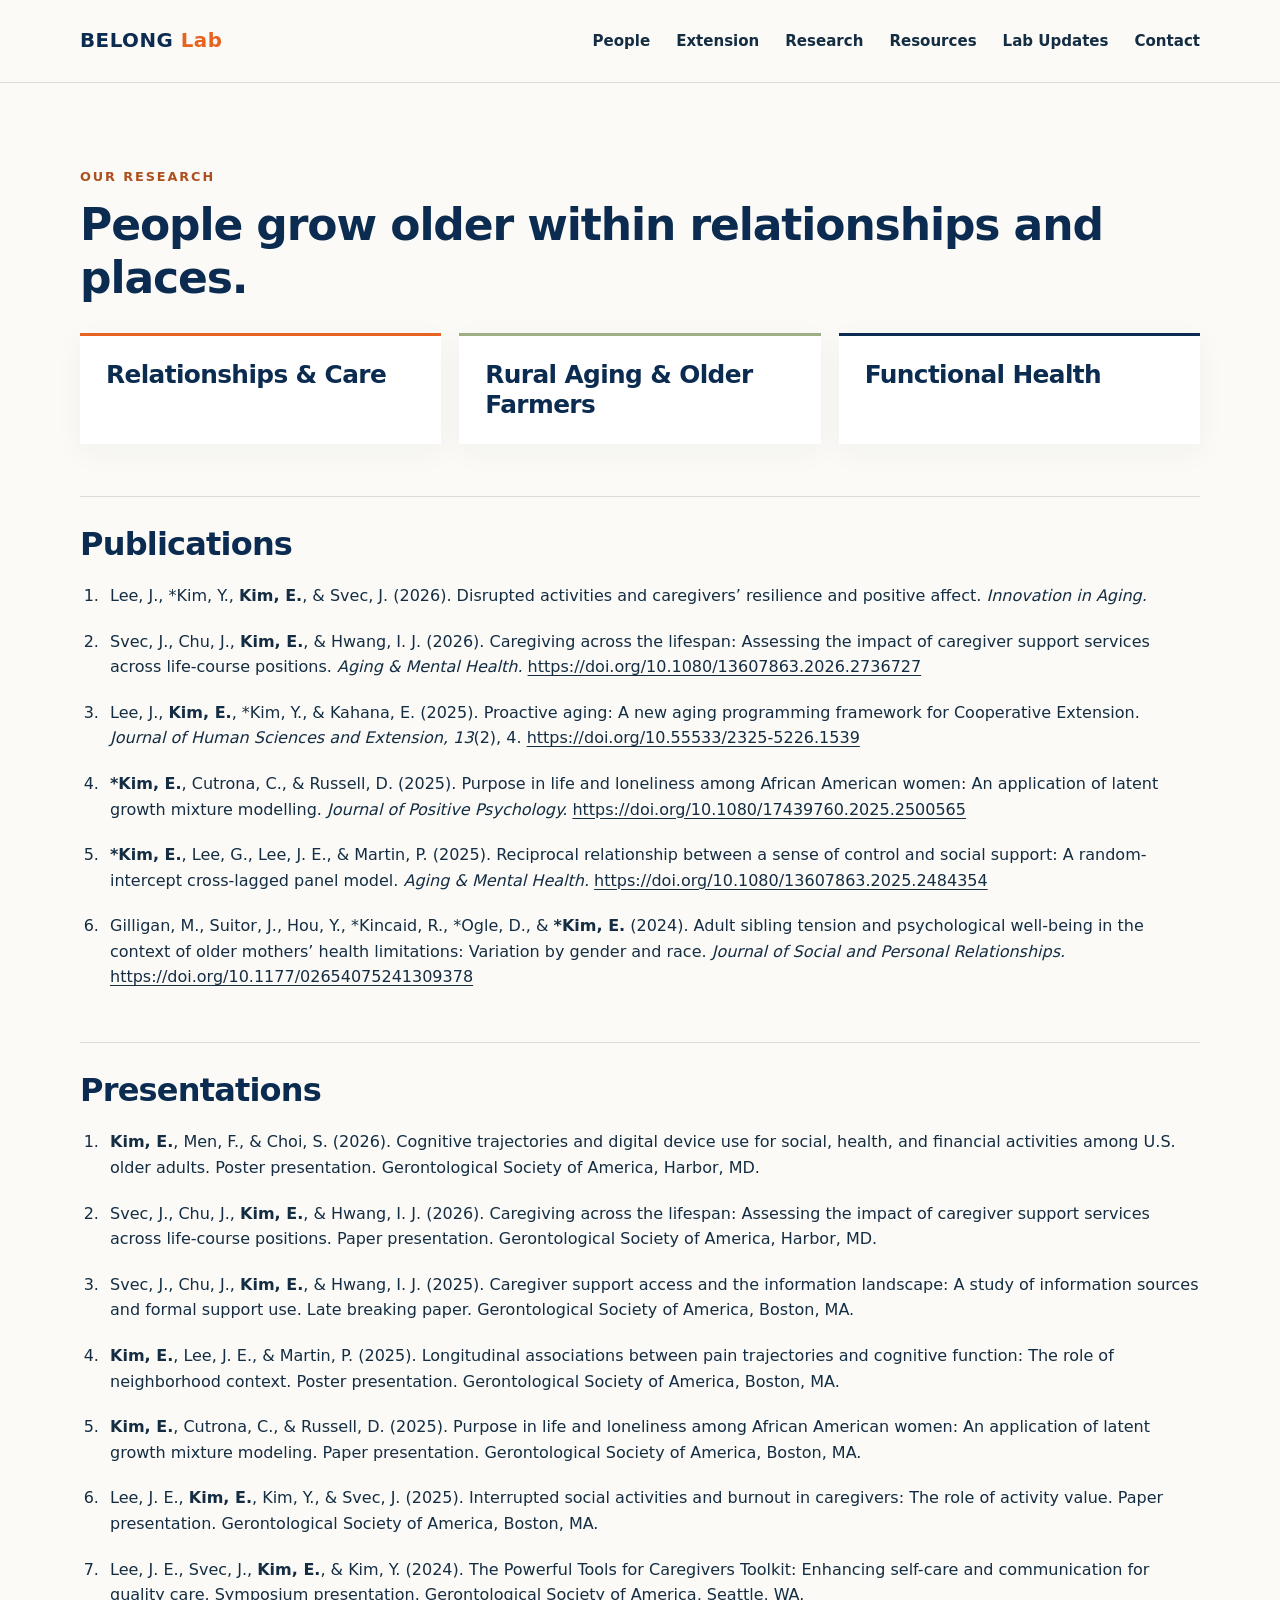
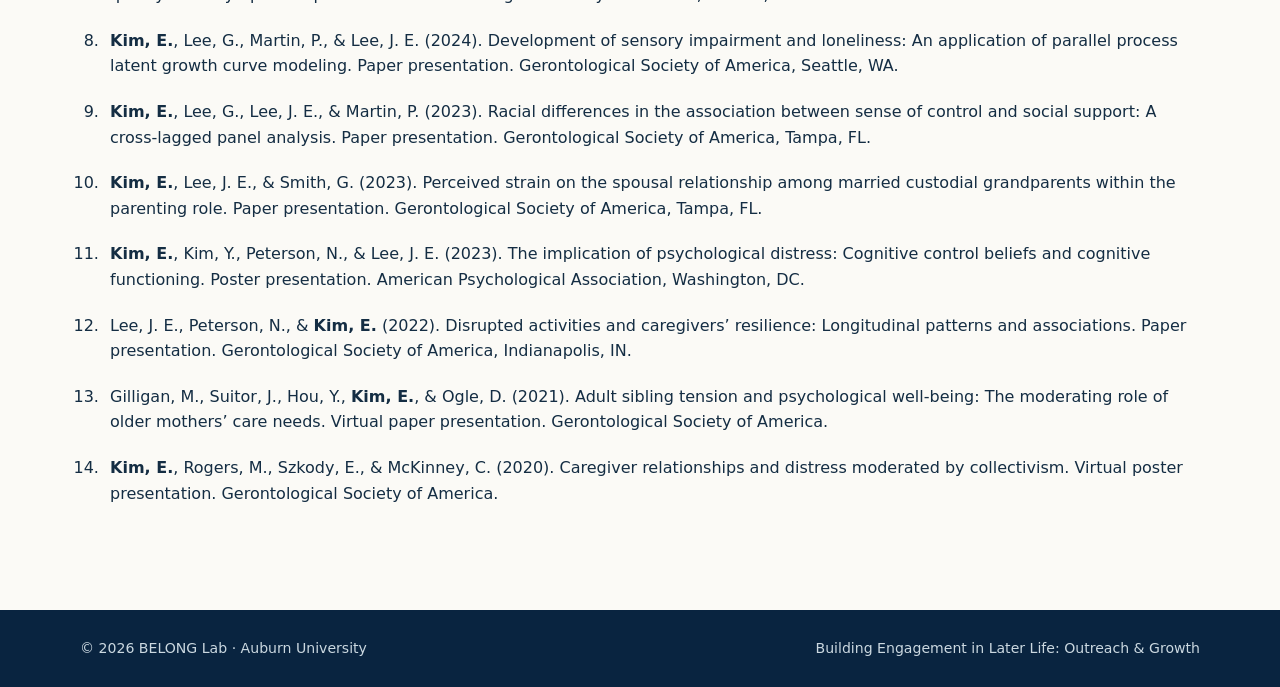
<file: research.html>
<!doctype html>
<html lang="en">
<head>
  <meta charset="utf-8">
  <meta name="viewport" content="width=device-width, initial-scale=1">
  <title>Research | BELONG Lab</title>
  <meta name="description" content="BELONG Lab studies engagement, relationships, cognitive health, and well-being in later life, connecting research with community outreach.">
  <link rel="icon" type="image/svg+xml" href="data:image/svg+xml,%3Csvg xmlns='http://www.w3.org/2000/svg' viewBox='0 0 64 64'%3E%3Crect width='64' height='64' rx='18' fill='%230b2c50'/%3E%3Cpath d='M19 14v34c0 7 30 7 30-8 0-15-19-17-30-7' fill='none' stroke='%23ee6b24' stroke-width='7' stroke-linecap='round'/%3E%3Ccircle cx='48' cy='19' r='5' fill='%23a0ae83'/%3E%3C/svg%3E">
  <style>
    :root{--navy:#0b2c50;--ink:#142d43;--orange:#e66322;--cream:#fbfaf6;--sage:#a0ae83;--line:#d9ddd9;--muted:#536477}*{box-sizing:border-box}html{scroll-behavior:smooth}body{margin:0;background:var(--cream);color:var(--ink);font:16px/1.65 system-ui,-apple-system,BlinkMacSystemFont,"Segoe UI",sans-serif}a{color:inherit}a:focus-visible{outline:3px solid var(--orange);outline-offset:4px}.wrap{width:min(1120px,calc(100% - 48px));margin:auto}.top{border-bottom:1px solid var(--line);background:var(--cream)}.top .wrap{display:flex;align-items:center;justify-content:space-between;gap:24px;min-height:82px}.brand{text-decoration:none;font-size:1.24rem;font-weight:800;letter-spacing:.025em;color:var(--navy)}.brand span{color:var(--orange)}nav{display:flex;gap:26px;flex-wrap:wrap}nav a{text-decoration:none;font-size:.94rem;font-weight:650}nav a:hover,.text-link:hover{text-decoration:underline;text-decoration-color:var(--orange);text-underline-offset:5px}.hero{background:linear-gradient(90deg,rgba(5,29,53,.68),rgba(5,29,53,.18)),url("assets/community-background.jpg") center calc(42% + 66px)/cover no-repeat;color:#fff;position:relative;overflow:hidden}.hero .wrap{display:grid;grid-template-columns:1.18fr .82fr;gap:55px;align-items:center;padding:88px 0 92px;position:relative;z-index:1}.extension-identity{margin:0 0 28px;display:flex;flex-direction:column;align-items:flex-start;gap:7px}.extension-identity img{width:210px;max-width:100%;height:auto;background:transparent;border-radius:0}.extension-identity span{font-size:.85rem;color:#fff;letter-spacing:.02em}.extension-affiliation{display:inline-block;margin-top:12px;color:#fff;font-size:.85rem;letter-spacing:.055em;line-height:1.6;text-transform:none}.eyebrow{font-size:.79rem;font-weight:800;letter-spacing:.17em;text-transform:uppercase;color:#f9b282;margin:0 0 18px}h1{font-family:Georgia,"Times New Roman",serif;font-size:clamp(2.1rem,4vw,3.4rem);line-height:1.04;letter-spacing:-.045em;margin:0 0 25px;font-weight:500}.hero p.lead{max-width:610px;font-size:1.23rem;line-height:1.65;color:#fff;text-shadow:0 1px 4px #00152880;margin:0 0 33px}.hero .tag{display:inline-block;border-top:1px solid #ffffff59;padding-top:16px;color:#f2d6bf;font-size:.92rem;letter-spacing:.03em}.mark-frame{aspect-ratio:1;border-radius:12px;background:#fff;display:grid;place-items:center;box-shadow:0 24px 70px #00152866;width:min(280px,100%);max-width:280px;justify-self:end;overflow:hidden}.mark-frame img{display:block;width:93%;height:93%;object-fit:contain}.section{padding:84px 0}.section h2{font:normal clamp(2.25rem,4vw,3.25rem)/1.14 Georgia,"Times New Roman",serif;letter-spacing:-.035em;color:var(--navy);margin:0 0 20px}.intro{font-size:1.14rem;max-width:740px;color:var(--muted);margin:0 0 42px}.kicker{font-size:.8rem;font-weight:800;letter-spacing:.15em;text-transform:uppercase;color:#ae501e;margin:0 0 12px}.grid{display:grid;grid-template-columns:repeat(3,1fr);gap:18px}.card{border-top:3px solid var(--orange);background:white;padding:28px 26px 31px;min-height:245px;box-shadow:0 8px 28px #0b2c500b}.card:nth-child(2){border-color:var(--sage)}.card:nth-child(3){border-color:var(--navy)}.card h3{font:normal 1.55rem/1.2 Georgia,serif;margin:0 0 18px;color:var(--navy)}.card p{margin:0;color:#44586b}.split{background:#eaf0ed}.split .wrap{display:grid;grid-template-columns:.8fr 1.2fr;gap:90px;align-items:start}.programs-label{font-size:1rem;font-weight:750;color:var(--navy);margin:24px 0 12px}.programs{display:grid;grid-template-columns:1fr 1fr;gap:14px;margin-top:0}.program{text-decoration:none;overflow:hidden;background:#fff;padding:12px;display:flex;flex-direction:column;justify-content:center;align-items:center;min-width:0;border:1px solid var(--line)}.program:hover{border-color:var(--orange)}.program img{width:100%;max-width:250px;height:90px;object-fit:contain;transform:scale(1.1)}.program img[src="assets/powerful-tools-caregivers.png"]{transform:scale(1.331)}.program h3{font-size:.9rem;color:var(--navy);margin:10px 0 0;text-align:center}.split p{margin:0 0 20px;color:#344c5d}.split ul{padding-left:21px;margin:0;color:#344c5d}.split li{margin:0 0 11px}.about .wrap{display:grid;grid-template-columns:1fr 1fr;gap:100px;align-items:start}.about p{margin:0 0 20px;color:#344c5d}.button{display:inline-block;background:var(--orange);color:white;text-decoration:none;font-weight:750;border-radius:4px;padding:12px 18px;margin-top:12px}.button:hover{background:#bf4f1a}.text-link{font-weight:700;color:var(--navy);text-underline-offset:4px}.contact{background:var(--navy);color:white}.contact .wrap{display:flex;justify-content:space-between;gap:50px;align-items:start}.contact h2{color:white}.contact p{max-width:600px;color:#dce7ec}.contact a{color:white}.contact .mail{font-size:1.18rem;font-weight:750}.footer{background:#092440;color:#cbd8e0;padding:27px 0;font-size:.88rem}.footer .wrap{display:flex;justify-content:space-between;gap:20px}.footer a{color:#cbd8e0}@media(max-width:800px){.hero .wrap{grid-template-columns:1fr;padding:62px 0}.mark-frame{width:min(240px,100%);justify-self:center;grid-row:1}.grid{grid-template-columns:1fr}.card{min-height:0}.split .wrap,.about .wrap{grid-template-columns:1fr;gap:22px}.contact .wrap{display:block}.section{padding:64px 0}}@media(max-width:540px){.programs{grid-template-columns:1fr;margin-top:0}.program img{height:85px}.wrap{width:min(100% - 32px,1120px)}.top .wrap{align-items:flex-start;flex-direction:column;padding:16px 0;gap:10px;min-height:0}nav{gap:16px;font-size:.9rem}.hero .wrap{gap:28px}.mark-frame{width:min(190px,70%)}.hero p.lead{font-size:1.08rem}.footer .wrap{display:block}}
  .card{min-height:0;padding:24px 26px}.card h3{margin:0}
</style>
  <link rel="stylesheet" href="assets/typography.css">
</head>
<body>
  <header class="top"><div class="wrap"><a class="brand" href="index.html">BELONG <span>Lab</span></a><nav aria-label="Main navigation"><a href="people.html">People</a><a href="extension.html">Extension</a><a href="research.html">Research</a><a href="resources.html">Resources</a><a href="lab-update.html">Lab Updates</a><a href="index.html#contact">Contact</a></nav></div></header>
<main>    <section class="section" id="research"><div class="wrap"><p class="kicker">Our research</p><h1 class="page-title">People grow older within relationships and places.</h1><div class="grid"><article class="card"><h3>Relationships &amp; Care</h3></article><article class="card"><h3>Rural Aging &amp; Older Farmers</h3></article><article class="card"><h3>Functional Health</h3></article></div><section class="research-records" aria-labelledby="publications-title"><h2 id="publications-title">Publications</h2><ol class="citation-list"><li>Lee, J., *Kim, Y., <strong>Kim, E.</strong>, &amp; Svec, J. (2026). Disrupted activities and caregivers’ resilience and positive affect. <em>Innovation in Aging.</em></li>
<li>Svec, J., Chu, J., <strong>Kim, E.</strong>, &amp; Hwang, I. J. (2026). Caregiving across the lifespan: Assessing the impact of caregiver support services across life-course positions. <em>Aging &amp; Mental Health.</em> <a href="https://doi.org/10.1080/13607863.2026.2736727" target="_blank" rel="noopener noreferrer">https://doi.org/10.1080/13607863.2026.2736727</a></li>
<li>Lee, J., <strong>Kim, E.</strong>, *Kim, Y., &amp; Kahana, E. (2025). Proactive aging: A new aging programming framework for Cooperative Extension. <em>Journal of Human Sciences and Extension, 13</em>(2), 4. <a href="https://doi.org/10.55533/2325-5226.1539" target="_blank" rel="noopener noreferrer">https://doi.org/10.55533/2325-5226.1539</a></li>
<li><strong>*Kim, E.</strong>, Cutrona, C., &amp; Russell, D. (2025). Purpose in life and loneliness among African American women: An application of latent growth mixture modelling. <em>Journal of Positive Psychology.</em> <a href="https://doi.org/10.1080/17439760.2025.2500565" target="_blank" rel="noopener noreferrer">https://doi.org/10.1080/17439760.2025.2500565</a></li>
<li><strong>*Kim, E.</strong>, Lee, G., Lee, J. E., &amp; Martin, P. (2025). Reciprocal relationship between a sense of control and social support: A random-intercept cross-lagged panel model. <em>Aging &amp; Mental Health.</em> <a href="https://doi.org/10.1080/13607863.2025.2484354" target="_blank" rel="noopener noreferrer">https://doi.org/10.1080/13607863.2025.2484354</a></li>
<li>Gilligan, M., Suitor, J., Hou, Y., *Kincaid, R., *Ogle, D., &amp; <strong>*Kim, E.</strong> (2024). Adult sibling tension and psychological well-being in the context of older mothers’ health limitations: Variation by gender and race. <em>Journal of Social and Personal Relationships.</em> <a href="https://doi.org/10.1177/02654075241309378" target="_blank" rel="noopener noreferrer">https://doi.org/10.1177/02654075241309378</a></li>
</ol></section><section class="research-records" aria-labelledby="presentations-title"><h2 id="presentations-title">Presentations</h2><ol class="citation-list"><li><strong>Kim, E.</strong>, Men, F., &amp; Choi, S. (2026). Cognitive trajectories and digital device use for social, health, and financial activities among U.S. older adults. Poster presentation. Gerontological Society of America, Harbor, MD.</li>
<li>Svec, J., Chu, J., <strong>Kim, E.</strong>, &amp; Hwang, I. J. (2026). Caregiving across the lifespan: Assessing the impact of caregiver support services across life-course positions. Paper presentation. Gerontological Society of America, Harbor, MD.</li>
<li>Svec, J., Chu, J., <strong>Kim, E.</strong>, &amp; Hwang, I. J. (2025). Caregiver support access and the information landscape: A study of information sources and formal support use. Late breaking paper. Gerontological Society of America, Boston, MA.</li>
<li><strong>Kim, E.</strong>, Lee, J. E., &amp; Martin, P. (2025). Longitudinal associations between pain trajectories and cognitive function: The role of neighborhood context. Poster presentation. Gerontological Society of America, Boston, MA.</li>
<li><strong>Kim, E.</strong>, Cutrona, C., &amp; Russell, D. (2025). Purpose in life and loneliness among African American women: An application of latent growth mixture modeling. Paper presentation. Gerontological Society of America, Boston, MA.</li>
<li>Lee, J. E., <strong>Kim, E.</strong>, Kim, Y., &amp; Svec, J. (2025). Interrupted social activities and burnout in caregivers: The role of activity value. Paper presentation. Gerontological Society of America, Boston, MA.</li>
<li>Lee, J. E., Svec, J., <strong>Kim, E.</strong>, &amp; Kim, Y. (2024). The Powerful Tools for Caregivers Toolkit: Enhancing self-care and communication for quality care. Symposium presentation. Gerontological Society of America, Seattle, WA.</li>
<li><strong>Kim, E.</strong>, Lee, G., Martin, P., &amp; Lee, J. E. (2024). Development of sensory impairment and loneliness: An application of parallel process latent growth curve modeling. Paper presentation. Gerontological Society of America, Seattle, WA.</li>
<li><strong>Kim, E.</strong>, Lee, G., Lee, J. E., &amp; Martin, P. (2023). Racial differences in the association between sense of control and social support: A cross-lagged panel analysis. Paper presentation. Gerontological Society of America, Tampa, FL.</li>
<li><strong>Kim, E.</strong>, Lee, J. E., &amp; Smith, G. (2023). Perceived strain on the spousal relationship among married custodial grandparents within the parenting role. Paper presentation. Gerontological Society of America, Tampa, FL.</li>
<li><strong>Kim, E.</strong>, Kim, Y., Peterson, N., &amp; Lee, J. E. (2023). The implication of psychological distress: Cognitive control beliefs and cognitive functioning. Poster presentation. American Psychological Association, Washington, DC.</li>
<li>Lee, J. E., Peterson, N., &amp; <strong>Kim, E.</strong> (2022). Disrupted activities and caregivers’ resilience: Longitudinal patterns and associations. Paper presentation. Gerontological Society of America, Indianapolis, IN.</li>
<li>Gilligan, M., Suitor, J., Hou, Y., <strong>Kim, E.</strong>, &amp; Ogle, D. (2021). Adult sibling tension and psychological well-being: The moderating role of older mothers’ care needs. Virtual paper presentation. Gerontological Society of America.</li>
<li><strong>Kim, E.</strong>, Rogers, M., Szkody, E., &amp; McKinney, C. (2020). Caregiver relationships and distress moderated by collectivism. Virtual poster presentation. Gerontological Society of America.</li>
</ol></section></div></section></main>
  <footer class="footer"><div class="wrap"><span>© 2026 BELONG Lab · Auburn University</span><span>Building Engagement in Later Life: Outreach &amp; Growth</span></div></footer>
</body>
</html>
</file>
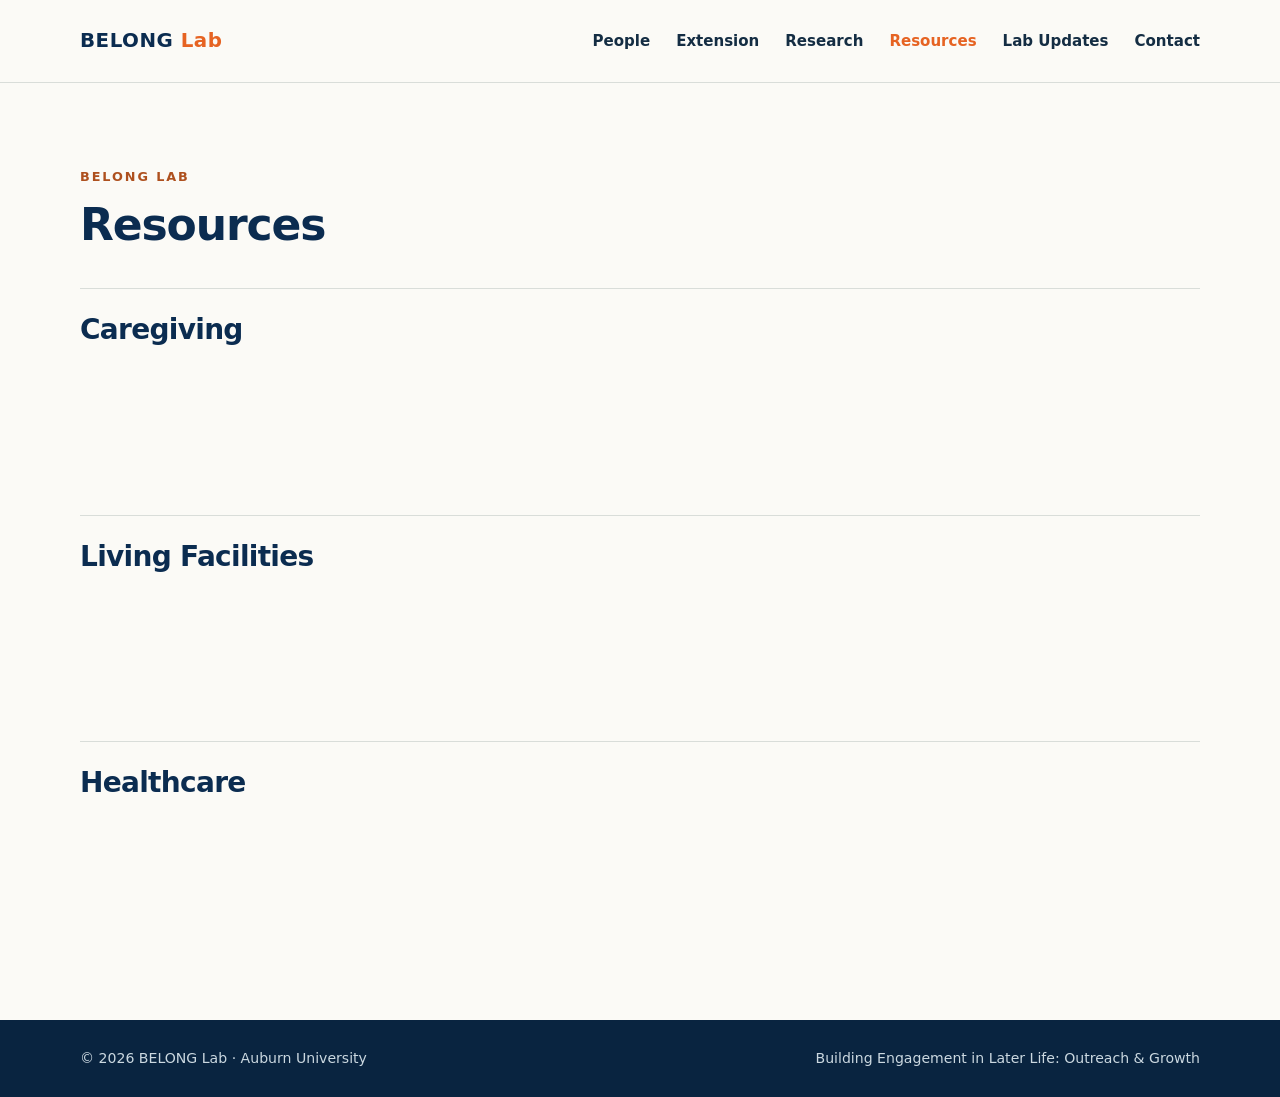
<file: resources.html>
<!doctype html>
<html lang="en">
<head>
  <meta charset="utf-8">
  <meta name="viewport" content="width=device-width, initial-scale=1">
  <title>Resources | BELONG Lab</title>
  <meta name="description" content="BELONG Lab studies engagement, relationships, cognitive health, and well-being in later life, connecting research with community outreach.">
  <link rel="icon" type="image/svg+xml" href="data:image/svg+xml,%3Csvg xmlns='http://www.w3.org/2000/svg' viewBox='0 0 64 64'%3E%3Crect width='64' height='64' rx='18' fill='%230b2c50'/%3E%3Cpath d='M19 14v34c0 7 30 7 30-8 0-15-19-17-30-7' fill='none' stroke='%23ee6b24' stroke-width='7' stroke-linecap='round'/%3E%3Ccircle cx='48' cy='19' r='5' fill='%23a0ae83'/%3E%3C/svg%3E">
  <style>
    :root{--navy:#0b2c50;--ink:#142d43;--orange:#e66322;--cream:#fbfaf6;--sage:#a0ae83;--line:#d9ddd9;--muted:#536477}*{box-sizing:border-box}html{scroll-behavior:smooth}body{margin:0;background:var(--cream);color:var(--ink);font:16px/1.65 system-ui,-apple-system,BlinkMacSystemFont,"Segoe UI",sans-serif}a{color:inherit}a:focus-visible{outline:3px solid var(--orange);outline-offset:4px}.wrap{width:min(1120px,calc(100% - 48px));margin:auto}.top{border-bottom:1px solid var(--line);background:var(--cream)}.top .wrap{display:flex;align-items:center;justify-content:space-between;gap:24px;min-height:82px}.brand{text-decoration:none;font-size:1.24rem;font-weight:800;letter-spacing:.025em;color:var(--navy)}.brand span{color:var(--orange)}nav{display:flex;gap:26px;flex-wrap:wrap}nav a{text-decoration:none;font-size:.94rem;font-weight:650}nav a:hover,.text-link:hover{text-decoration:underline;text-decoration-color:var(--orange);text-underline-offset:5px}.hero{background:linear-gradient(90deg,rgba(5,29,53,.68),rgba(5,29,53,.18)),url("assets/community-background.jpg") center calc(42% + 66px)/cover no-repeat;color:#fff;position:relative;overflow:hidden}.hero .wrap{display:grid;grid-template-columns:1.18fr .82fr;gap:55px;align-items:center;padding:88px 0 92px;position:relative;z-index:1}.extension-identity{margin:0 0 28px;display:flex;flex-direction:column;align-items:flex-start;gap:7px}.extension-identity img{width:210px;max-width:100%;height:auto;background:transparent;border-radius:0}.extension-identity span{font-size:.85rem;color:#fff;letter-spacing:.02em}.extension-affiliation{display:inline-block;margin-top:12px;color:#fff;font-size:.85rem;letter-spacing:.055em;line-height:1.6;text-transform:none}.eyebrow{font-size:.79rem;font-weight:800;letter-spacing:.17em;text-transform:uppercase;color:#f9b282;margin:0 0 18px}h1{font-family:Georgia,"Times New Roman",serif;font-size:clamp(2.1rem,4vw,3.4rem);line-height:1.04;letter-spacing:-.045em;margin:0 0 25px;font-weight:500}.hero p.lead{max-width:610px;font-size:1.23rem;line-height:1.65;color:#fff;text-shadow:0 1px 4px #00152880;margin:0 0 33px}.hero .tag{display:inline-block;border-top:1px solid #ffffff59;padding-top:16px;color:#f2d6bf;font-size:.92rem;letter-spacing:.03em}.mark-frame{aspect-ratio:1;border-radius:12px;background:#fff;display:grid;place-items:center;box-shadow:0 24px 70px #00152866;width:min(280px,100%);max-width:280px;justify-self:end;overflow:hidden}.mark-frame img{display:block;width:93%;height:93%;object-fit:contain}.section{padding:84px 0}.section h2{font:normal clamp(2.25rem,4vw,3.25rem)/1.14 Georgia,"Times New Roman",serif;letter-spacing:-.035em;color:var(--navy);margin:0 0 20px}.intro{font-size:1.14rem;max-width:740px;color:var(--muted);margin:0 0 42px}.kicker{font-size:.8rem;font-weight:800;letter-spacing:.15em;text-transform:uppercase;color:#ae501e;margin:0 0 12px}.grid{display:grid;grid-template-columns:repeat(3,1fr);gap:18px}.card{border-top:3px solid var(--orange);background:white;padding:28px 26px 31px;min-height:245px;box-shadow:0 8px 28px #0b2c500b}.card:nth-child(2){border-color:var(--sage)}.card:nth-child(3){border-color:var(--navy)}.card h3{font:normal 1.55rem/1.2 Georgia,serif;margin:0 0 18px;color:var(--navy)}.card p{margin:0;color:#44586b}.split{background:#eaf0ed}.split .wrap{display:grid;grid-template-columns:.8fr 1.2fr;gap:90px;align-items:start}.programs-label{font-size:1rem;font-weight:750;color:var(--navy);margin:24px 0 12px}.programs{display:grid;grid-template-columns:1fr 1fr;gap:14px;margin-top:0}.program{text-decoration:none;overflow:hidden;background:#fff;padding:12px;display:flex;flex-direction:column;justify-content:center;align-items:center;min-width:0;border:1px solid var(--line)}.program:hover{border-color:var(--orange)}.program img{width:100%;max-width:250px;height:90px;object-fit:contain;transform:scale(1.1)}.program img[src="assets/powerful-tools-caregivers.png"]{transform:scale(1.331)}.program h3{font-size:.9rem;color:var(--navy);margin:10px 0 0;text-align:center}.split p{margin:0 0 20px;color:#344c5d}.split ul{padding-left:21px;margin:0;color:#344c5d}.split li{margin:0 0 11px}.about .wrap{display:grid;grid-template-columns:1fr 1fr;gap:100px;align-items:start}.about p{margin:0 0 20px;color:#344c5d}.button{display:inline-block;background:var(--orange);color:white;text-decoration:none;font-weight:750;border-radius:4px;padding:12px 18px;margin-top:12px}.button:hover{background:#bf4f1a}.text-link{font-weight:700;color:var(--navy);text-underline-offset:4px}.contact{background:var(--navy);color:white}.contact .wrap{display:flex;justify-content:space-between;gap:50px;align-items:start}.contact h2{color:white}.contact p{max-width:600px;color:#dce7ec}.contact a{color:white}.contact .mail{font-size:1.18rem;font-weight:750}.footer{background:#092440;color:#cbd8e0;padding:27px 0;font-size:.88rem}.footer .wrap{display:flex;justify-content:space-between;gap:20px}.footer a{color:#cbd8e0}@media(max-width:800px){.hero .wrap{grid-template-columns:1fr;padding:62px 0}.mark-frame{width:min(240px,100%);justify-self:center;grid-row:1}.grid{grid-template-columns:1fr}.card{min-height:0}.split .wrap,.about .wrap{grid-template-columns:1fr;gap:22px}.contact .wrap{display:block}.section{padding:64px 0}}@media(max-width:540px){.programs{grid-template-columns:1fr;margin-top:0}.program img{height:85px}.wrap{width:min(100% - 32px,1120px)}.top .wrap{align-items:flex-start;flex-direction:column;padding:16px 0;gap:10px;min-height:0}nav{gap:16px;font-size:.9rem}.hero .wrap{gap:28px}.mark-frame{width:min(190px,70%)}.hero p.lead{font-size:1.08rem}.footer .wrap{display:block}}
  .resource-sections{margin-top:36px}.resource-section{border-top:1px solid var(--line);padding-top:24px;margin-top:32px}.resource-section h2{font-size:1.75rem;margin-bottom:16px}.resource-space{min-height:120px}@media(max-width:540px){.resource-space{min-height:90px}}
</style>
  <link rel="stylesheet" href="assets/typography.css">
</head>
<body>
  <header class="top"><div class="wrap"><a class="brand" href="index.html">BELONG <span>Lab</span></a><nav aria-label="Main navigation"><a href="people.html">People</a><a href="extension.html">Extension</a><a href="research.html">Research</a><a href="resources.html" aria-current="page">Resources</a><a href="lab-update.html">Lab Updates</a><a href="index.html#contact">Contact</a></nav></div></header>
<main><section class="section"><div class="wrap"><p class="kicker">BELONG Lab</p><h1 style="color:var(--navy)" class="page-title">Resources</h1><div class="resource-sections">
<section class="resource-section" aria-labelledby="caregiving-title"><h2 id="caregiving-title">Caregiving</h2><div class="resource-space"><!-- Caregiving information and links will be added here. --></div></section>
<section class="resource-section" aria-labelledby="facilities-title"><h2 id="facilities-title">Living Facilities</h2><div class="resource-space"><!-- Living facility information and links will be added here. --></div></section>
<section class="resource-section" aria-labelledby="healthcare-title"><h2 id="healthcare-title">Healthcare</h2><div class="resource-space"><!-- Healthcare information and links will be added here. --></div></section>
</div></div></section></main>
  <footer class="footer"><div class="wrap"><span>© 2026 BELONG Lab · Auburn University</span><span>Building Engagement in Later Life: Outreach &amp; Growth</span></div></footer>
</body>
</html>
</file>
<file: assets/typography.css>
/* Shared typography across BELONG Lab pages. */
:root{--font-site:system-ui,-apple-system,BlinkMacSystemFont,"Segoe UI",sans-serif}
body{font-family:var(--font-site);font-size:1rem;line-height:1.6}
h1,h2,h3,h4,.section h2,.card h3,.director h2,.education h3,.program-description h3{font-family:var(--font-site);font-weight:600;letter-spacing:-.025em;line-height:1.2}
nav,.brand,.button,button,input,textarea,select{font-family:var(--font-site)}
strong{font-weight:700}

.research-records{margin-top:52px;padding-top:28px;border-top:1px solid var(--line)}.research-records h2{font-size:2rem}.citation-list{padding-left:24px;margin:0;line-height:1.6}.citation-list li{padding-left:6px;margin-bottom:20px}.citation-list a{overflow-wrap:anywhere;text-underline-offset:3px}nav a[aria-current="page"]{color:var(--orange)}

/* Consistent category page titles. */
main .section .page-title{font-size:clamp(1.75rem,4vw,2.75rem);line-height:1.2;font-weight:600;letter-spacing:-.025em;color:var(--navy);margin:0 0 28px;white-space:normal}
</file>
